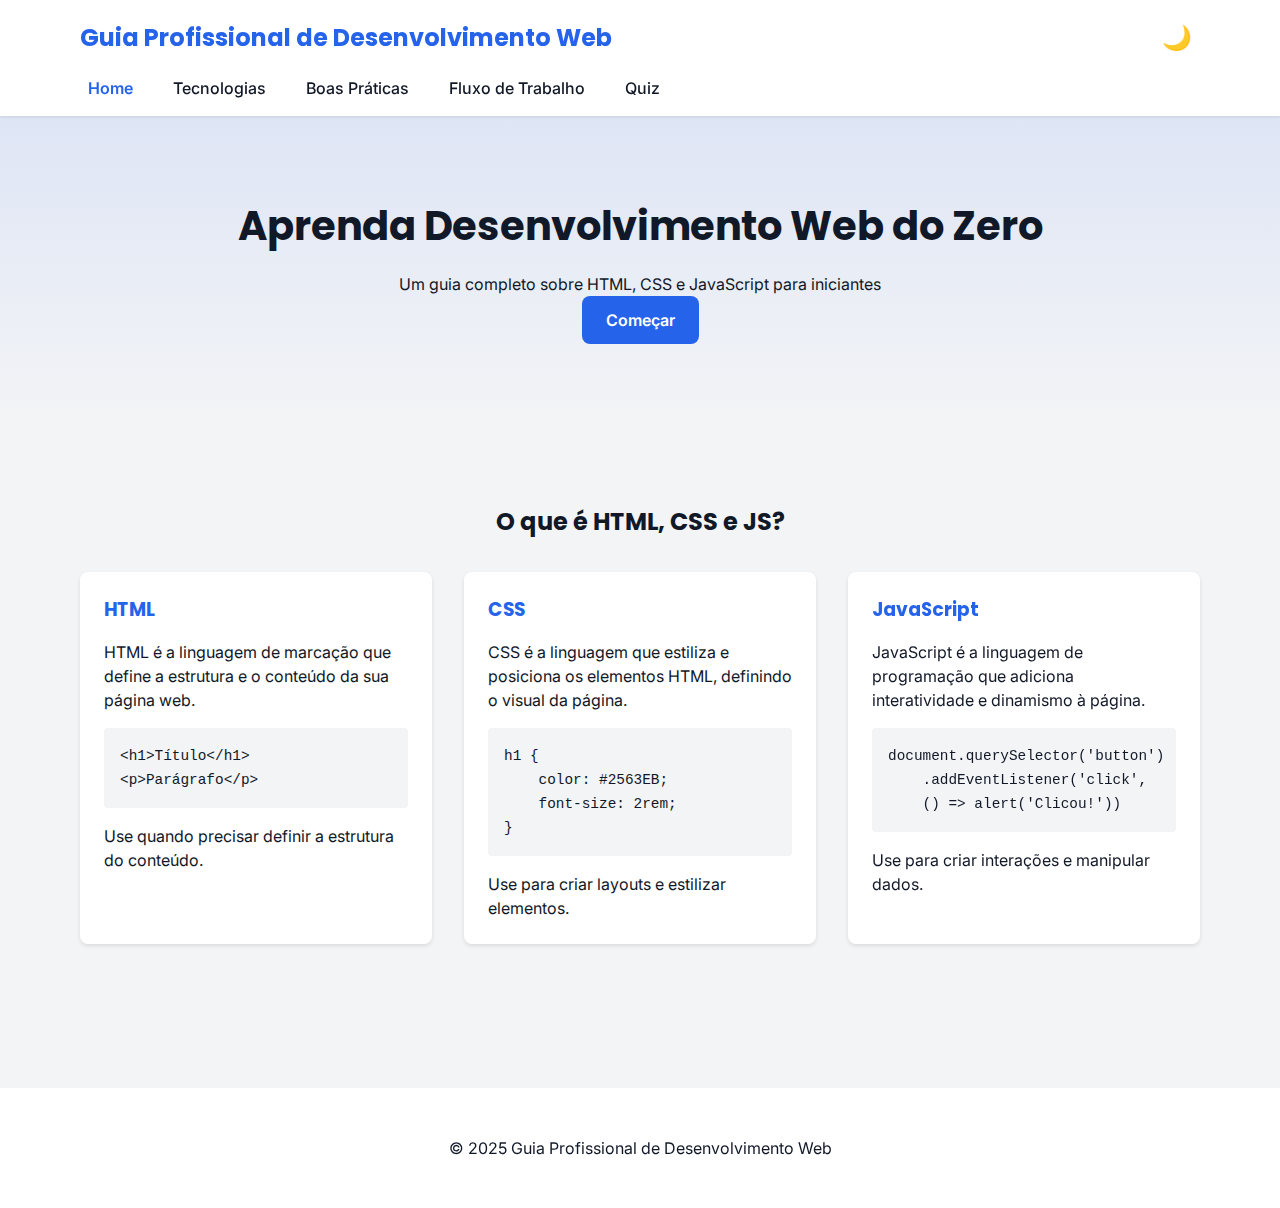
<file: index.html>
<!DOCTYPE html>
<html lang="pt-BR">
<head>
    <meta charset="UTF-8">
    <meta name="viewport" content="width=device-width, initial-scale=1.0">
    <title>Guia Profissional de Desenvolvimento Web</title>
    <link rel="stylesheet" href="css/styles.css">
    <link rel="preconnect" href="https://fonts.googleapis.com">
    <link rel="preconnect" href="https://fonts.gstatic.com" crossorigin>
    <link href="https://fonts.googleapis.com/css2?family=Inter:wght@400;500;600&family=Poppins:wght@500;600;700&display=swap" rel="stylesheet">
</head>
<body>
    <header class="header">
        <div class="container">
            <h1>Guia Profissional de Desenvolvimento Web</h1>
            <button class="theme-toggle" aria-label="Alternar tema">🌙</button>
            <nav>
                <ul>
                    <li><a href="index.html" aria-current="page">Home</a></li>
                    <li><a href="tecnologias.html">Tecnologias</a></li>
                    <li><a href="boas-praticas.html">Boas Práticas</a></li>
                    <li><a href="fluxo.html">Fluxo de Trabalho</a></li>
                    <li><a href="quiz.html">Quiz</a></li>
                </ul>
            </nav>
        </div>
    </header>

    <main>
        <section class="hero">
            <div class="container">
                <h2>Aprenda Desenvolvimento Web do Zero</h2>
                <p>Um guia completo sobre HTML, CSS e JavaScript para iniciantes</p>
                <a href="#tecnologias-base" class="btn-primary">Começar</a>
            </div>
        </section>

        <section id="tecnologias-base" class="tech-cards">
            <div class="container">
                <h2>O que é HTML, CSS e JS?</h2>
                <div class="cards">
                    <article class="card">
                        <h3>HTML</h3>
                        <p>HTML é a linguagem de marcação que define a estrutura e o conteúdo da sua página web.</p>
                        <pre><code>&lt;h1&gt;Título&lt;/h1&gt;
&lt;p&gt;Parágrafo&lt;/p&gt;</code></pre>
                        <p>Use quando precisar definir a estrutura do conteúdo.</p>
                    </article>

                    <article class="card">
                        <h3>CSS</h3>
                        <p>CSS é a linguagem que estiliza e posiciona os elementos HTML, definindo o visual da página.</p>
                        <pre><code>h1 {
    color: #2563EB;
    font-size: 2rem;
}</code></pre>
                        <p>Use para criar layouts e estilizar elementos.</p>
                    </article>

                    <article class="card">
                        <h3>JavaScript</h3>
                        <p>JavaScript é a linguagem de programação que adiciona interatividade e dinamismo à página.</p>
                        <pre><code>document.querySelector('button')
    .addEventListener('click', 
    () => alert('Clicou!'))</code></pre>
                        <p>Use para criar interações e manipular dados.</p>
                    </article>
                </div>
            </div>
        </section>
    </main>

    <footer>
        <div class="container">
            <p>&copy; 2025 Guia Profissional de Desenvolvimento Web</p>
        </div>
    </footer>

    <script type="module" src="js/app.js"></script>
</body>
</html>
</file>
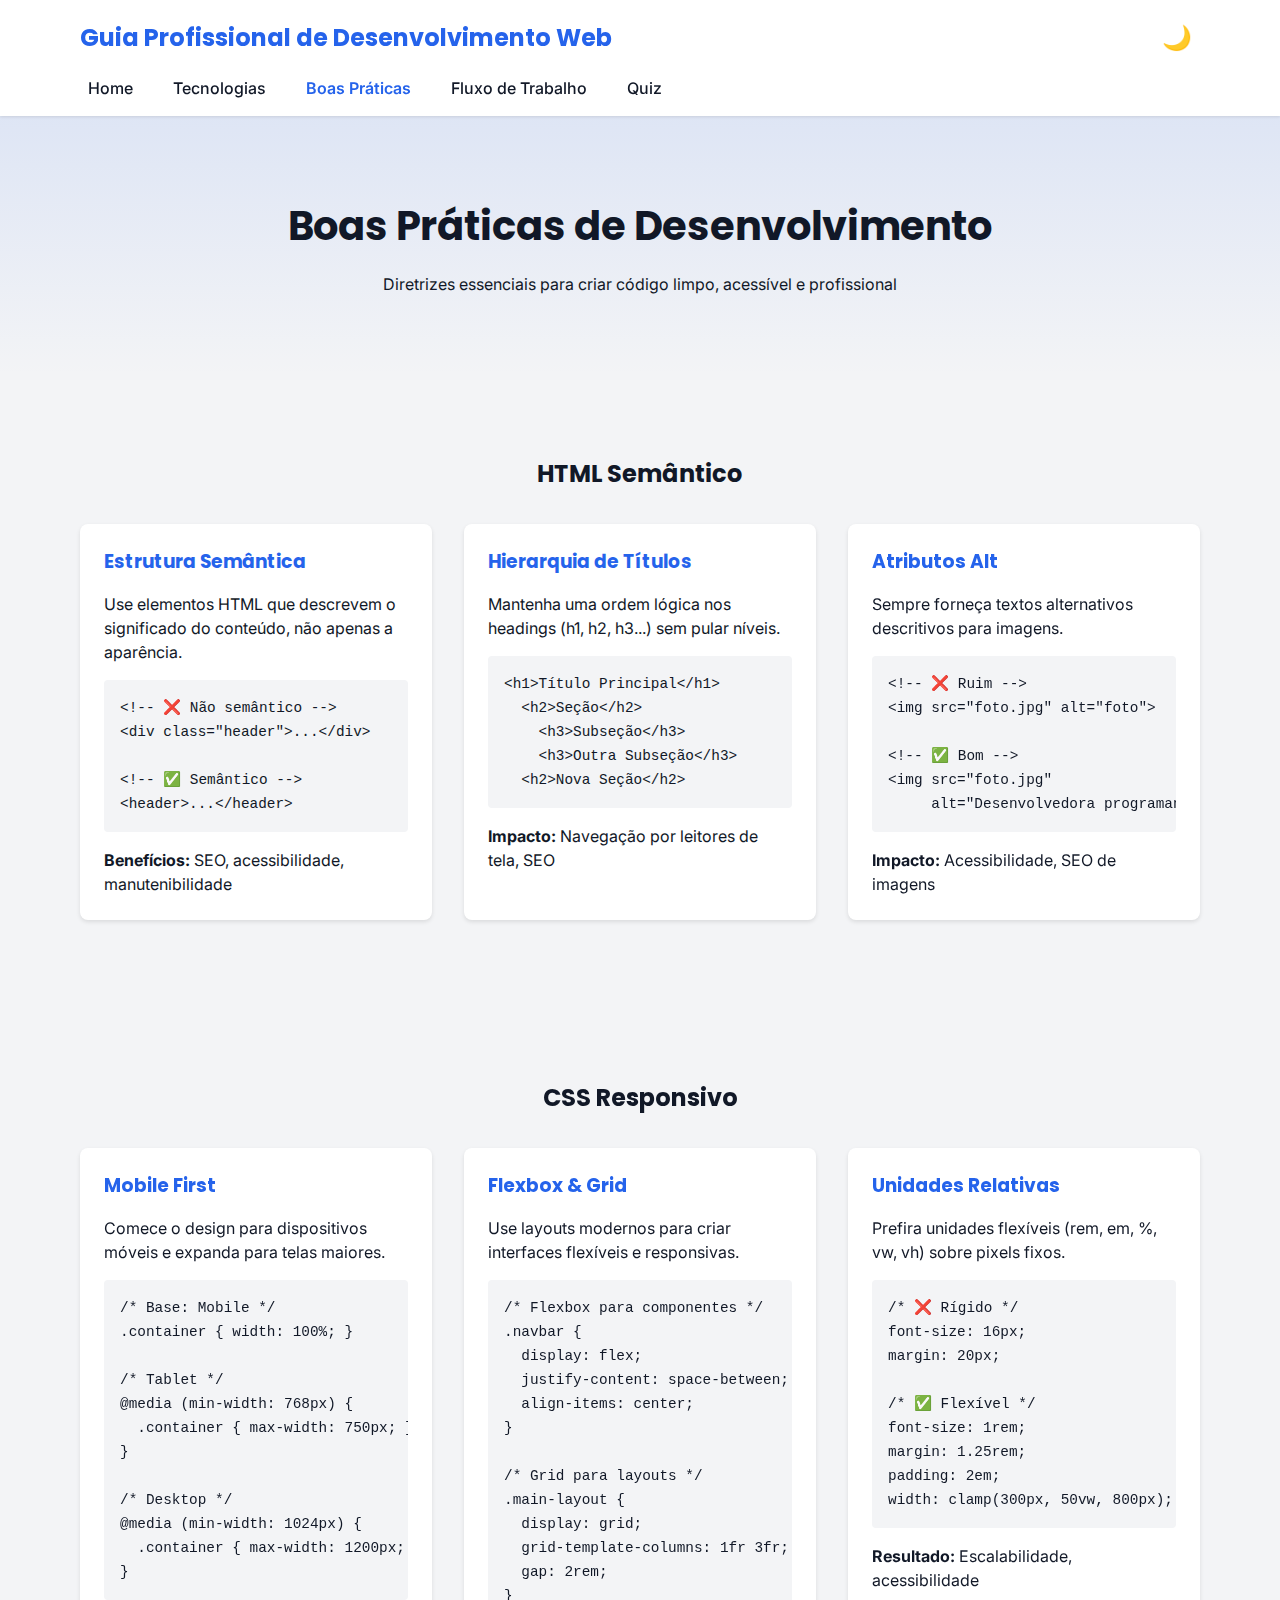
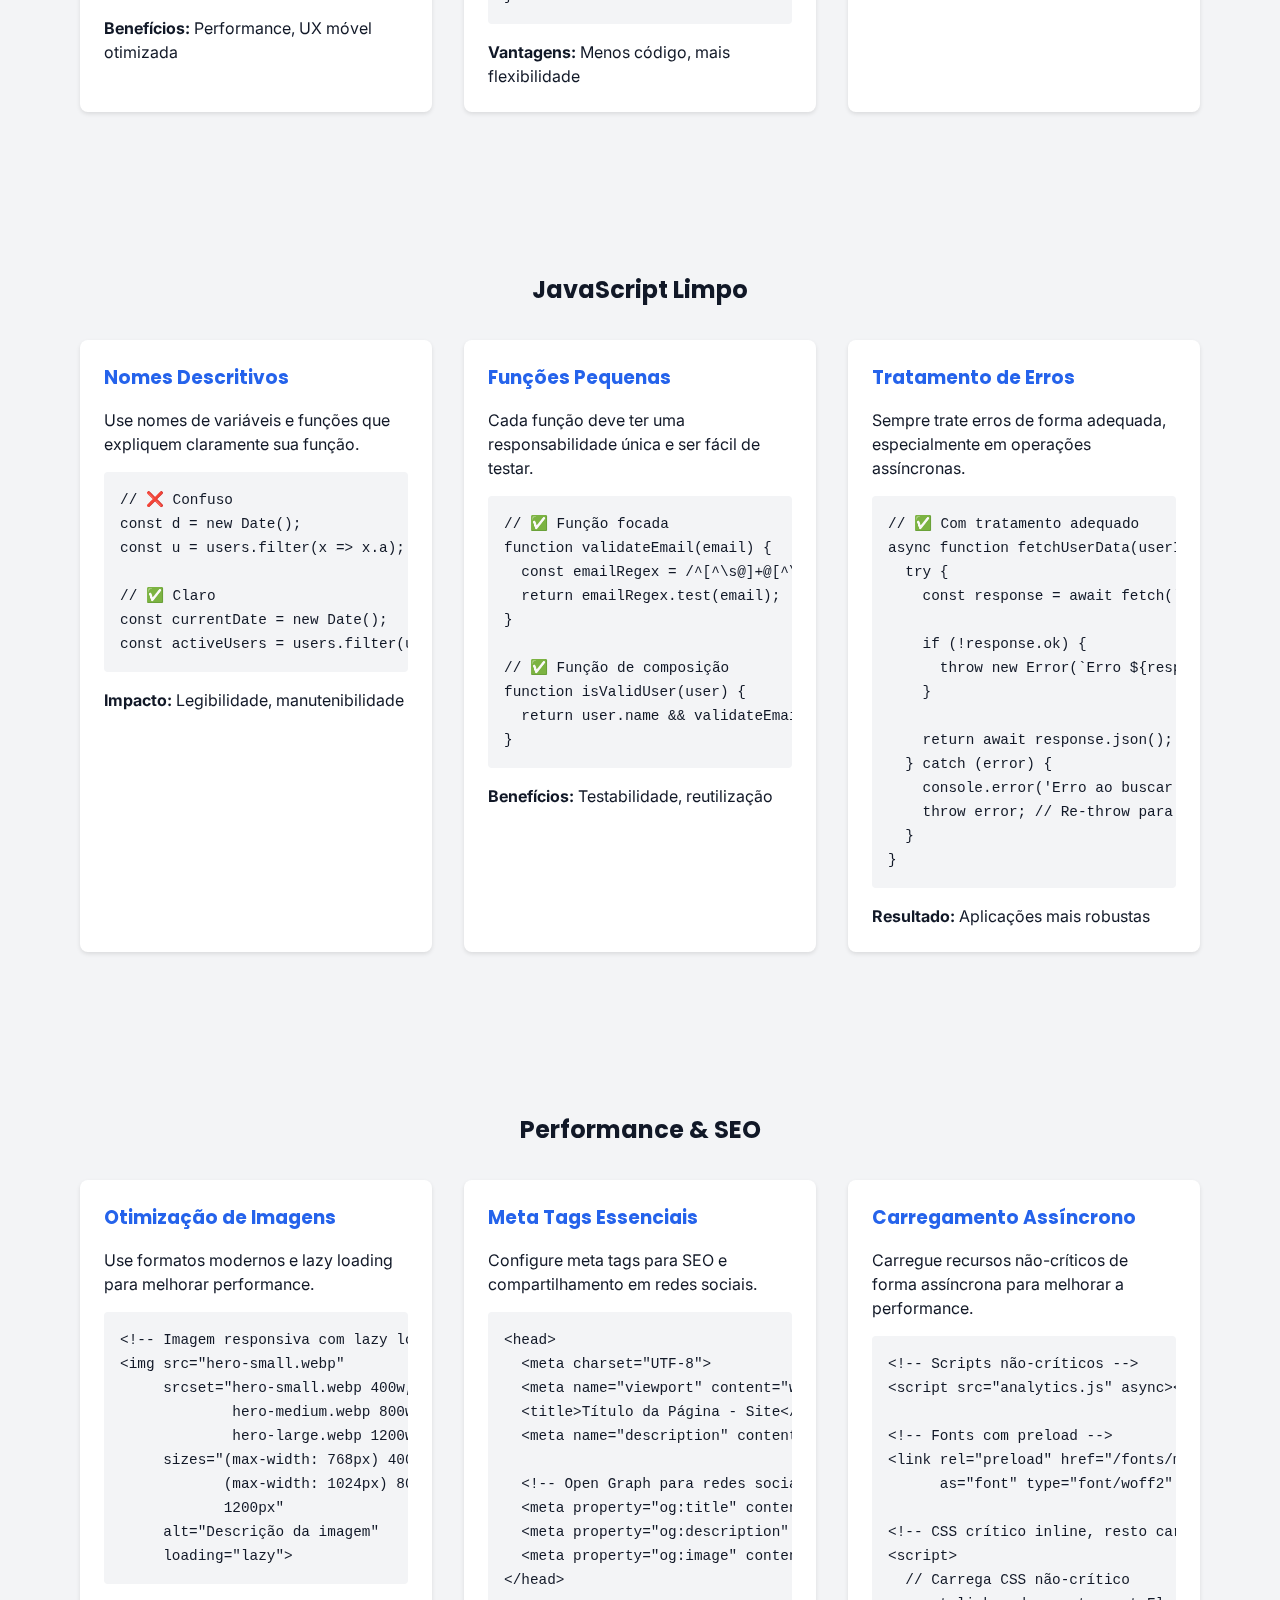
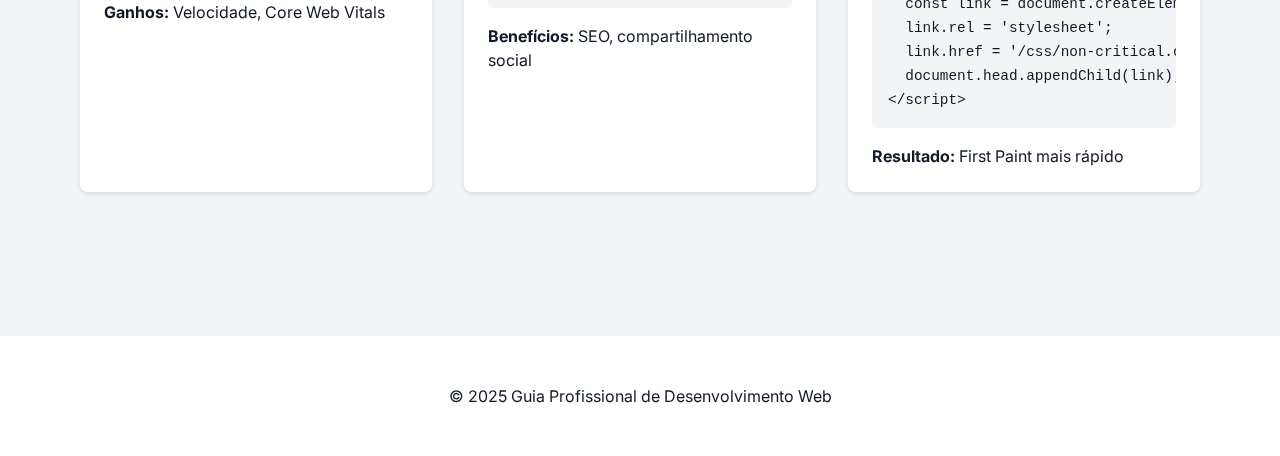
<file: boas-praticas.html>
<!DOCTYPE html>
<html lang="pt-BR">
<head>
    <meta charset="UTF-8">
    <meta name="viewport" content="width=device-width, initial-scale=1.0">
    <title>Boas Práticas – Guia Profissional de Desenvolvimento Web</title>
    <link rel="stylesheet" href="css/styles.css">
    <link rel="preconnect" href="https://fonts.googleapis.com">
    <link rel="preconnect" href="https://fonts.gstatic.com" crossorigin>
    <link href="https://fonts.googleapis.com/css2?family=Inter:wght@400;500;600&family=Poppins:wght@500;600;700&display=swap" rel="stylesheet">
</head>
<body>
    <header class="header">
        <div class="container">
            <h1>Guia Profissional de Desenvolvimento Web</h1>
            <button class="theme-toggle" aria-label="Alternar tema">🌙</button>
            <nav>
                <ul>
                    <li><a href="index.html">Home</a></li>
                    <li><a href="tecnologias.html">Tecnologias</a></li>
                    <li><a href="boas-praticas.html" aria-current="page">Boas Práticas</a></li>
                    <li><a href="fluxo.html">Fluxo de Trabalho</a></li>
                    <li><a href="quiz.html">Quiz</a></li>
                </ul>
            </nav>
        </div>
    </header>

    <main>
        <section class="hero">
            <div class="container">
                <h2>Boas Práticas de Desenvolvimento</h2>
                <p>Diretrizes essenciais para criar código limpo, acessível e profissional</p>
            </div>
        </section>

        <section class="tech-cards">
            <div class="container">
                <h2>HTML Semântico</h2>
                <div class="cards">
                    <article class="card">
                        <h3>Estrutura Semântica</h3>
                        <p>Use elementos HTML que descrevem o significado do conteúdo, não apenas a aparência.</p>
                        <pre><code>&lt;!-- ❌ Não semântico --&gt;
&lt;div class="header"&gt;...&lt;/div&gt;

&lt;!-- ✅ Semântico --&gt;
&lt;header&gt;...&lt;/header&gt;</code></pre>
                        <p><strong>Benefícios:</strong> SEO, acessibilidade, manutenibilidade</p>
                    </article>

                    <article class="card">
                        <h3>Hierarquia de Títulos</h3>
                        <p>Mantenha uma ordem lógica nos headings (h1, h2, h3...) sem pular níveis.</p>
                        <pre><code>&lt;h1&gt;Título Principal&lt;/h1&gt;
  &lt;h2&gt;Seção&lt;/h2&gt;
    &lt;h3&gt;Subseção&lt;/h3&gt;
    &lt;h3&gt;Outra Subseção&lt;/h3&gt;
  &lt;h2&gt;Nova Seção&lt;/h2&gt;</code></pre>
                        <p><strong>Impacto:</strong> Navegação por leitores de tela, SEO</p>
                    </article>

                    <article class="card">
                        <h3>Atributos Alt</h3>
                        <p>Sempre forneça textos alternativos descritivos para imagens.</p>
                        <pre><code>&lt;!-- ❌ Ruim --&gt;
&lt;img src="foto.jpg" alt="foto"&gt;

&lt;!-- ✅ Bom --&gt;
&lt;img src="foto.jpg" 
     alt="Desenvolvedora programando em um laptop"&gt;</code></pre>
                        <p><strong>Impacto:</strong> Acessibilidade, SEO de imagens</p>
                    </article>
                </div>
            </div>
        </section>

        <section class="tech-cards">
            <div class="container">
                <h2>CSS Responsivo</h2>
                <div class="cards">
                    <article class="card">
                        <h3>Mobile First</h3>
                        <p>Comece o design para dispositivos móveis e expanda para telas maiores.</p>
                        <pre><code>/* Base: Mobile */
.container { width: 100%; }

/* Tablet */
@media (min-width: 768px) {
  .container { max-width: 750px; }
}

/* Desktop */
@media (min-width: 1024px) {
  .container { max-width: 1200px; }
}</code></pre>
                        <p><strong>Benefícios:</strong> Performance, UX móvel otimizada</p>
                    </article>

                    <article class="card">
                        <h3>Flexbox & Grid</h3>
                        <p>Use layouts modernos para criar interfaces flexíveis e responsivas.</p>
                        <pre><code>/* Flexbox para componentes */
.navbar {
  display: flex;
  justify-content: space-between;
  align-items: center;
}

/* Grid para layouts */
.main-layout {
  display: grid;
  grid-template-columns: 1fr 3fr;
  gap: 2rem;
}</code></pre>
                        <p><strong>Vantagens:</strong> Menos código, mais flexibilidade</p>
                    </article>

                    <article class="card">
                        <h3>Unidades Relativas</h3>
                        <p>Prefira unidades flexíveis (rem, em, %, vw, vh) sobre pixels fixos.</p>
                        <pre><code>/* ❌ Rígido */
font-size: 16px;
margin: 20px;

/* ✅ Flexível */
font-size: 1rem;
margin: 1.25rem;
padding: 2em;
width: clamp(300px, 50vw, 800px);</code></pre>
                        <p><strong>Resultado:</strong> Escalabilidade, acessibilidade</p>
                    </article>
                </div>
            </div>
        </section>

        <section class="tech-cards">
            <div class="container">
                <h2>JavaScript Limpo</h2>
                <div class="cards">
                    <article class="card">
                        <h3>Nomes Descritivos</h3>
                        <p>Use nomes de variáveis e funções que expliquem claramente sua função.</p>
                        <pre><code>// ❌ Confuso
const d = new Date();
const u = users.filter(x => x.a);

// ✅ Claro
const currentDate = new Date();
const activeUsers = users.filter(user => user.isActive);</code></pre>
                        <p><strong>Impacto:</strong> Legibilidade, manutenibilidade</p>
                    </article>

                    <article class="card">
                        <h3>Funções Pequenas</h3>
                        <p>Cada função deve ter uma responsabilidade única e ser fácil de testar.</p>
                        <pre><code>// ✅ Função focada
function validateEmail(email) {
  const emailRegex = /^[^\s@]+@[^\s@]+\.[^\s@]+$/;
  return emailRegex.test(email);
}

// ✅ Função de composição
function isValidUser(user) {
  return user.name && validateEmail(user.email);
}</code></pre>
                        <p><strong>Benefícios:</strong> Testabilidade, reutilização</p>
                    </article>

                    <article class="card">
                        <h3>Tratamento de Erros</h3>
                        <p>Sempre trate erros de forma adequada, especialmente em operações assíncronas.</p>
                        <pre><code>// ✅ Com tratamento adequado
async function fetchUserData(userId) {
  try {
    const response = await fetch(`/api/users/${userId}`);
    
    if (!response.ok) {
      throw new Error(`Erro ${response.status}: ${response.statusText}`);
    }
    
    return await response.json();
  } catch (error) {
    console.error('Erro ao buscar usuário:', error);
    throw error; // Re-throw para o caller tratar
  }
}</code></pre>
                        <p><strong>Resultado:</strong> Aplicações mais robustas</p>
                    </article>
                </div>
            </div>
        </section>

        <section class="tech-cards">
            <div class="container">
                <h2>Performance & SEO</h2>
                <div class="cards">
                    <article class="card">
                        <h3>Otimização de Imagens</h3>
                        <p>Use formatos modernos e lazy loading para melhorar performance.</p>
                        <pre><code>&lt;!-- Imagem responsiva com lazy loading --&gt;
&lt;img src="hero-small.webp"
     srcset="hero-small.webp 400w,
             hero-medium.webp 800w,
             hero-large.webp 1200w"
     sizes="(max-width: 768px) 400px,
            (max-width: 1024px) 800px,
            1200px"
     alt="Descrição da imagem"
     loading="lazy"&gt;</code></pre>
                        <p><strong>Ganhos:</strong> Velocidade, Core Web Vitals</p>
                    </article>

                    <article class="card">
                        <h3>Meta Tags Essenciais</h3>
                        <p>Configure meta tags para SEO e compartilhamento em redes sociais.</p>
                        <pre><code>&lt;head&gt;
  &lt;meta charset="UTF-8"&gt;
  &lt;meta name="viewport" content="width=device-width, initial-scale=1.0"&gt;
  &lt;title&gt;Título da Página - Site&lt;/title&gt;
  &lt;meta name="description" content="Descrição concisa da página"&gt;
  
  &lt;!-- Open Graph para redes sociais --&gt;
  &lt;meta property="og:title" content="Título da Página"&gt;
  &lt;meta property="og:description" content="Descrição"&gt;
  &lt;meta property="og:image" content="/og-image.jpg"&gt;
&lt;/head&gt;</code></pre>
                        <p><strong>Benefícios:</strong> SEO, compartilhamento social</p>
                    </article>

                    <article class="card">
                        <h3>Carregamento Assíncrono</h3>
                        <p>Carregue recursos não-críticos de forma assíncrona para melhorar a performance.</p>
                        <pre><code>&lt;!-- Scripts não-críticos --&gt;
&lt;script src="analytics.js" async&gt;&lt;/script&gt;

&lt;!-- Fonts com preload --&gt;
&lt;link rel="preload" href="/fonts/main.woff2" 
      as="font" type="font/woff2" crossorigin&gt;

&lt;!-- CSS crítico inline, resto carregado depois --&gt;
&lt;script&gt;
  // Carrega CSS não-crítico
  const link = document.createElement('link');
  link.rel = 'stylesheet';
  link.href = '/css/non-critical.css';
  document.head.appendChild(link);
&lt;/script&gt;</code></pre>
                        <p><strong>Resultado:</strong> First Paint mais rápido</p>
                    </article>
                </div>
            </div>
        </section>
    </main>

    <footer>
        <div class="container">
            <p>&copy; 2025 Guia Profissional de Desenvolvimento Web</p>
        </div>
    </footer>

    <script type="module" src="js/app.js"></script>
</body>
</html>
</file>
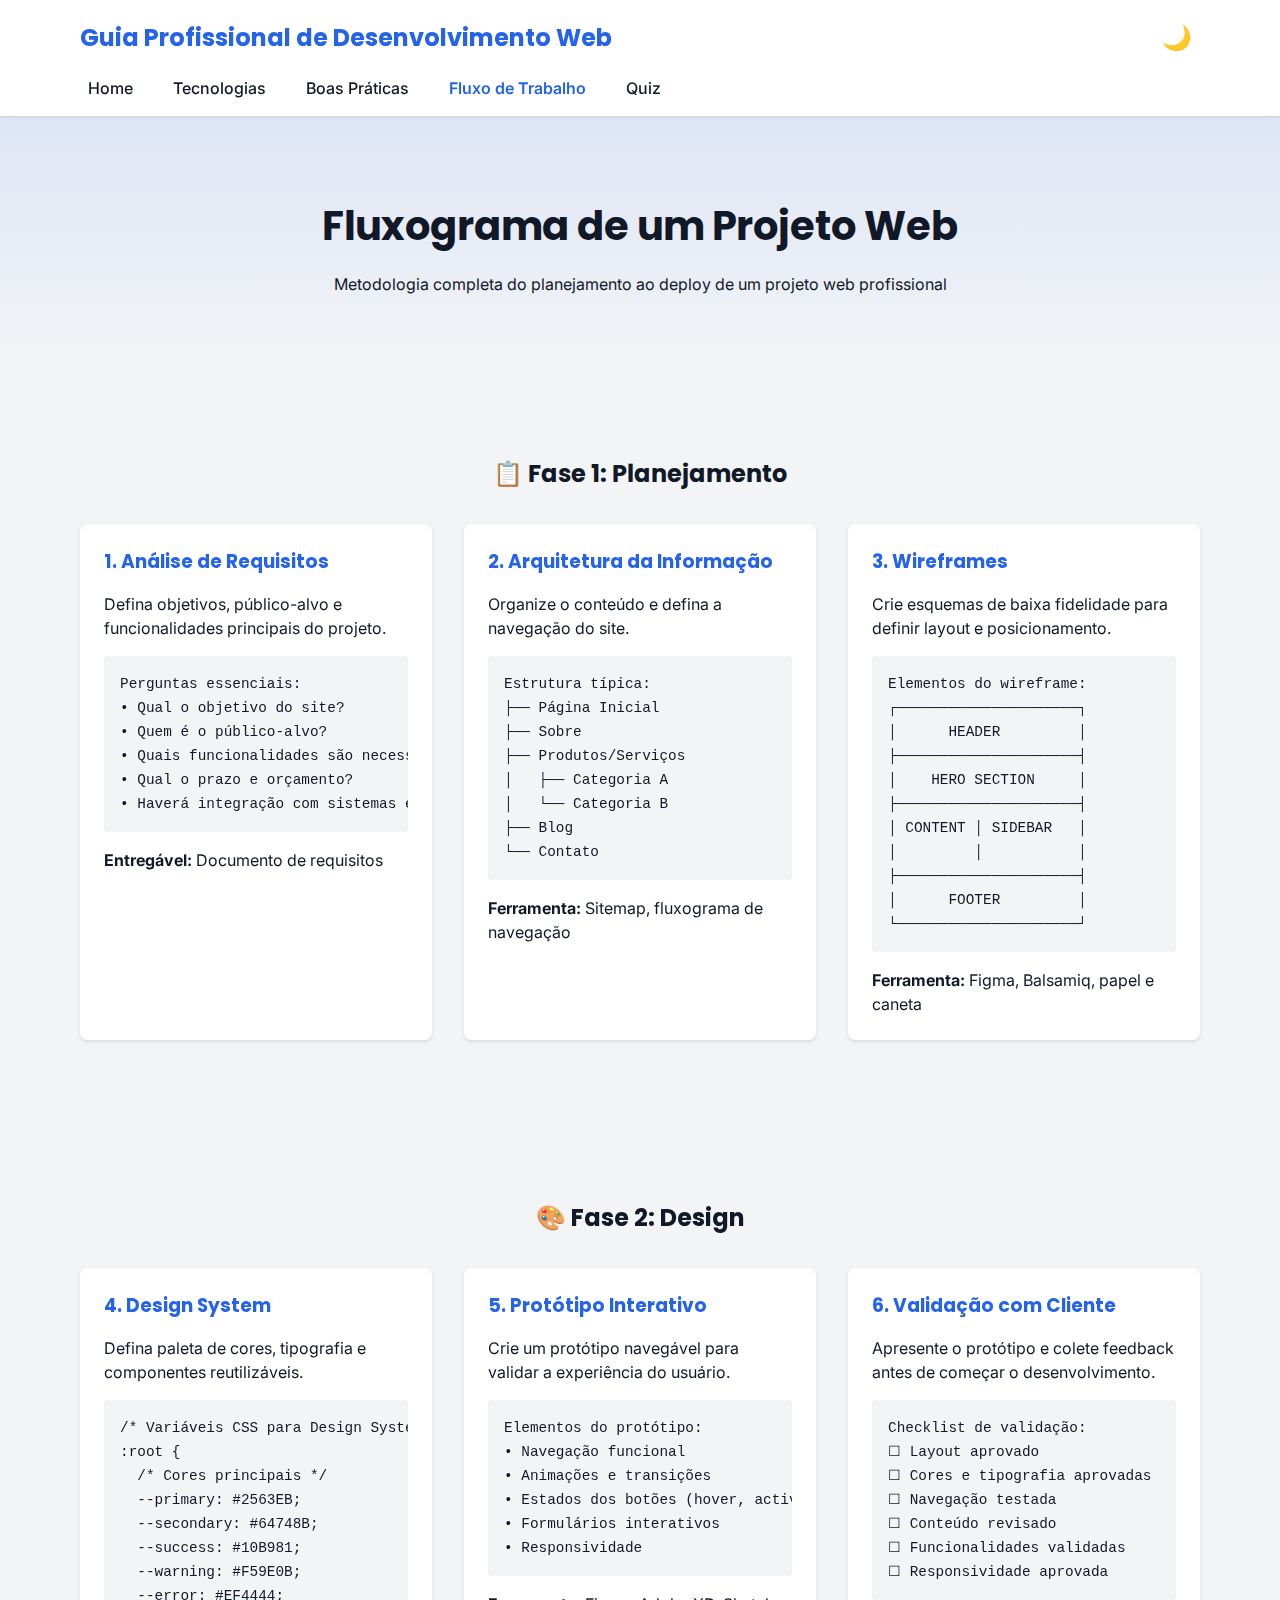
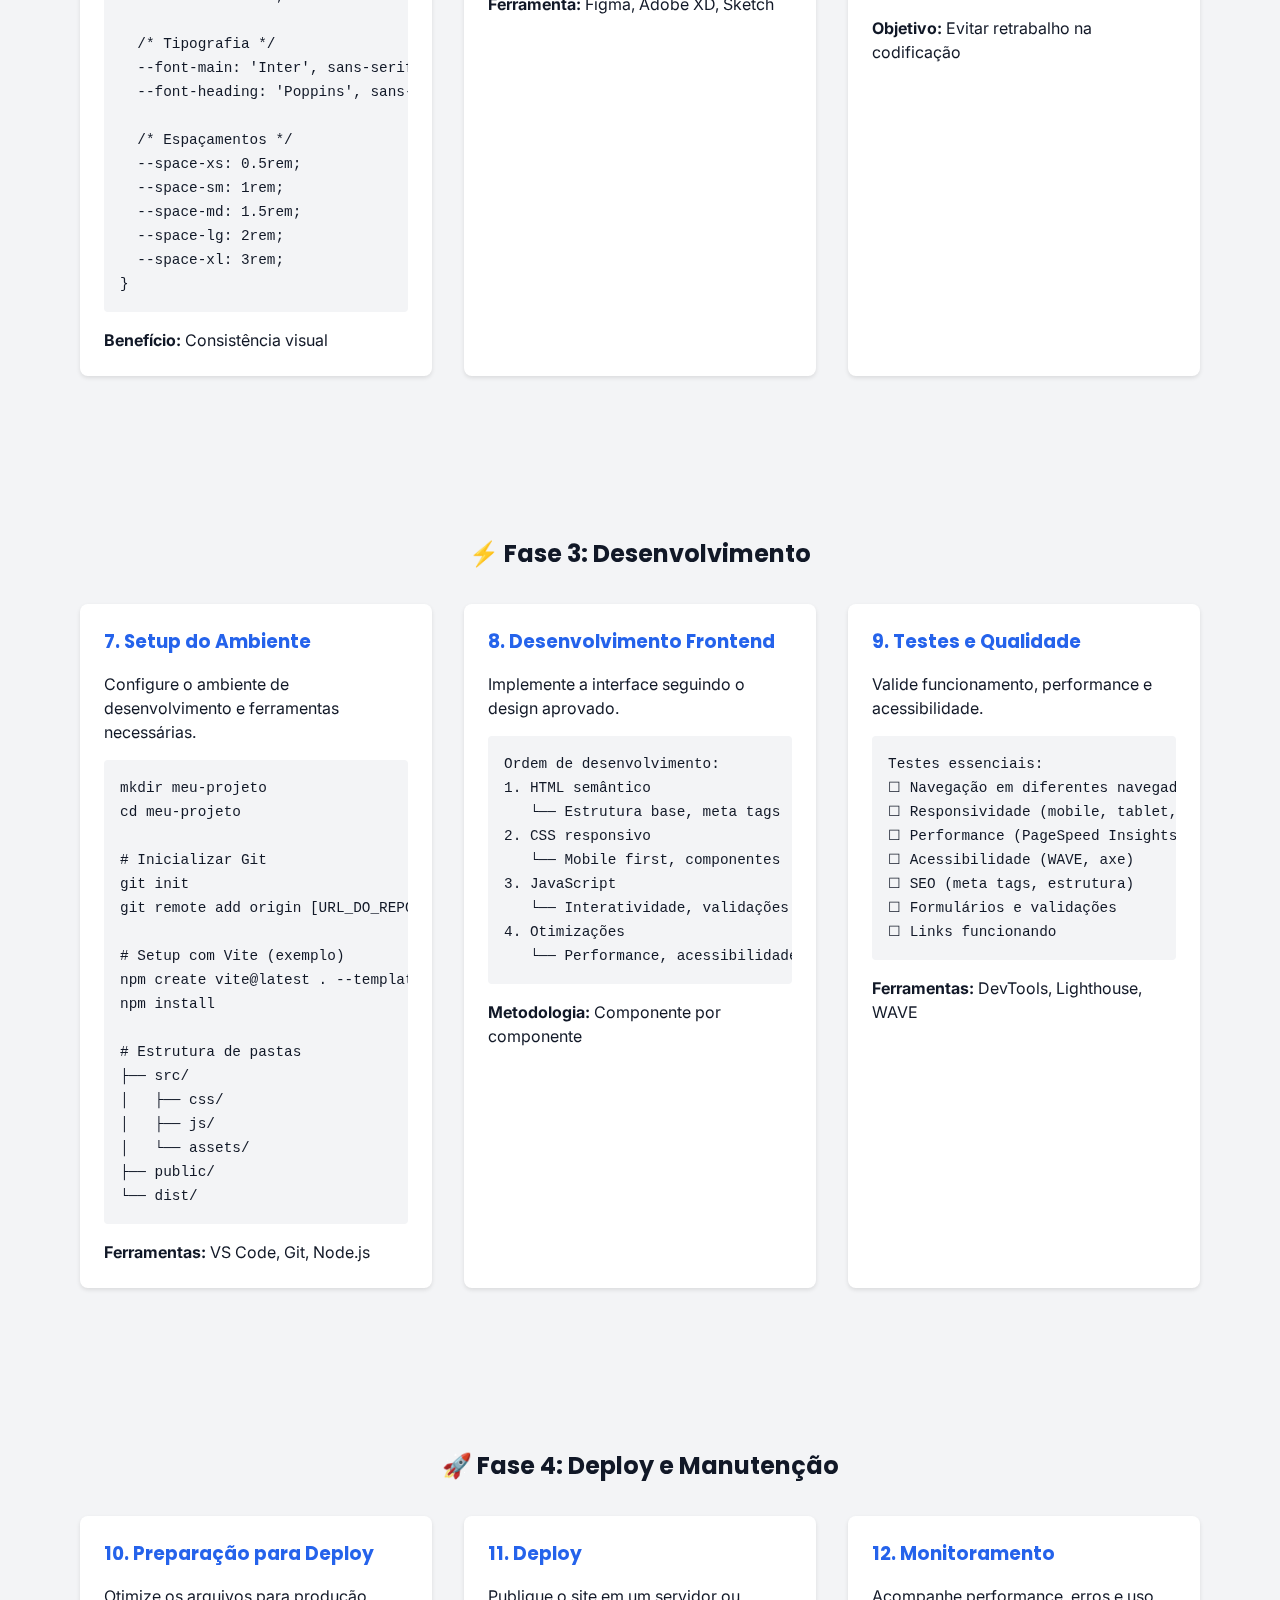
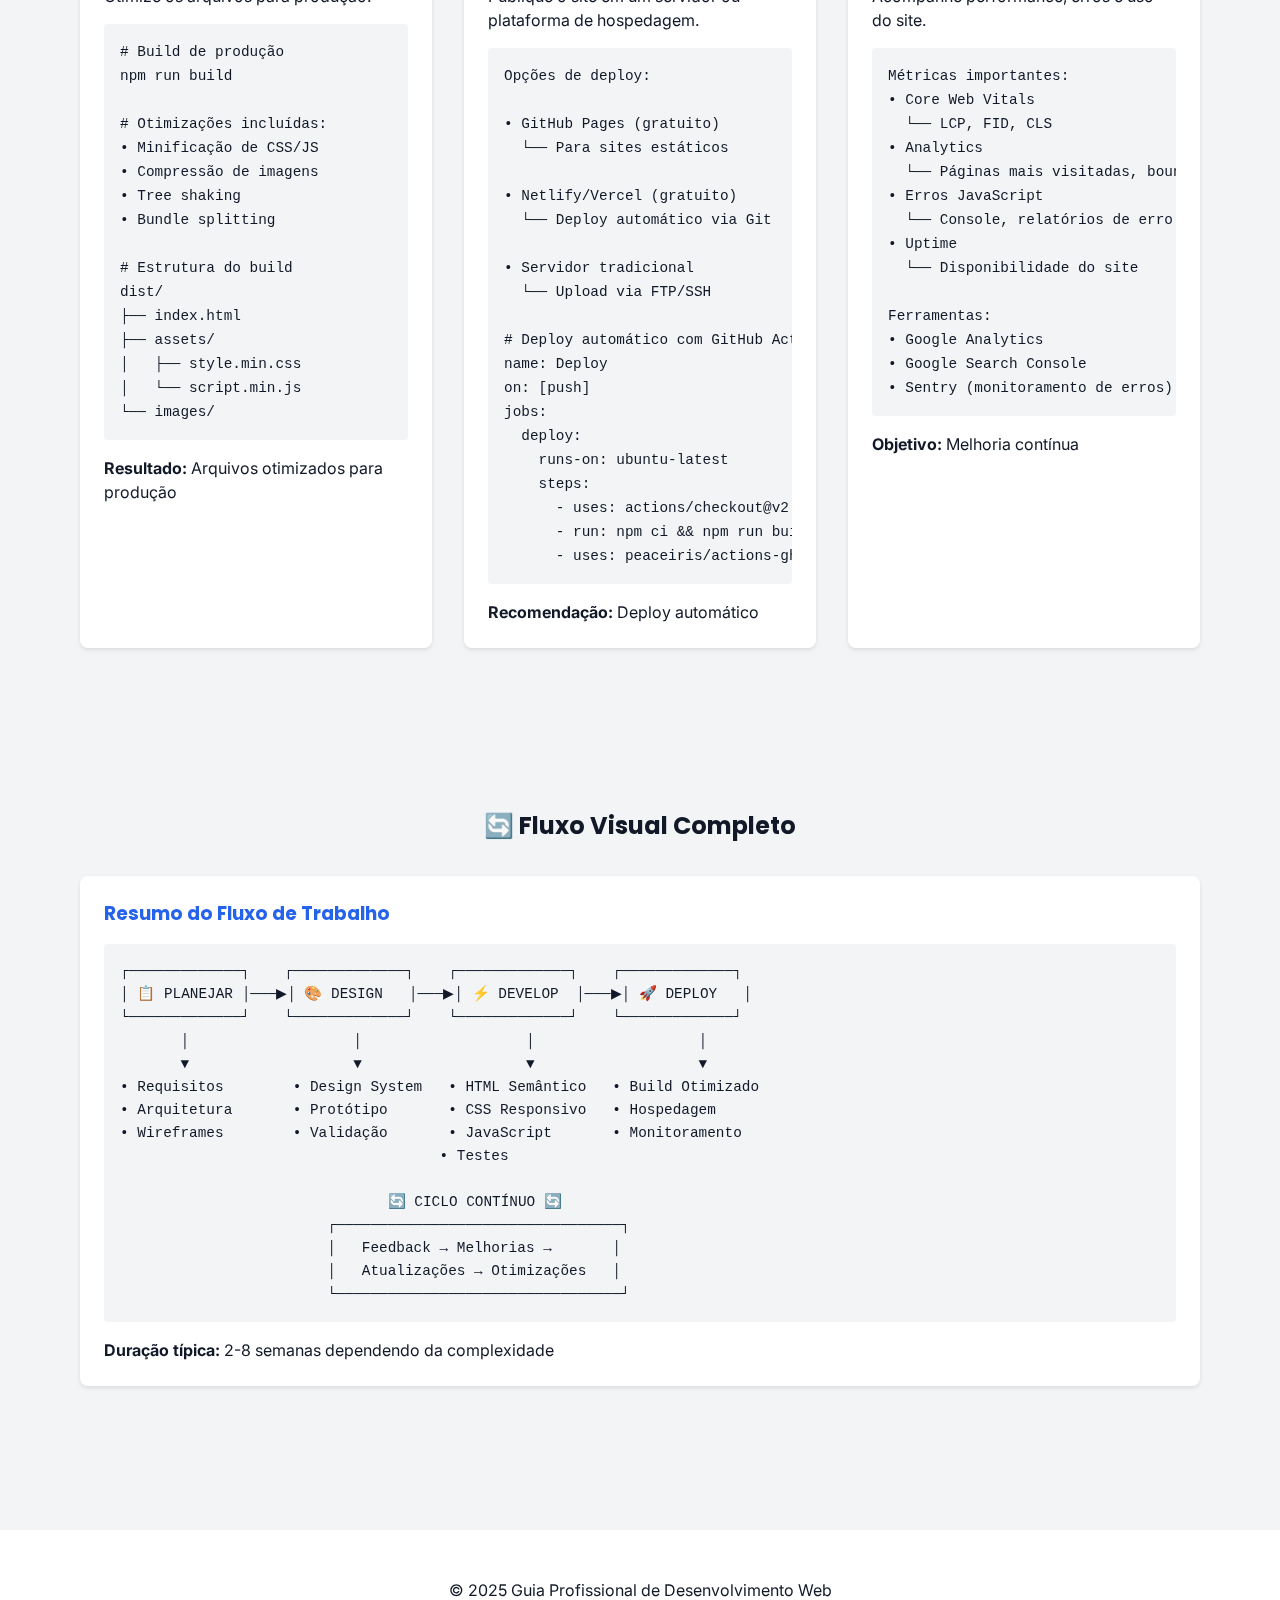
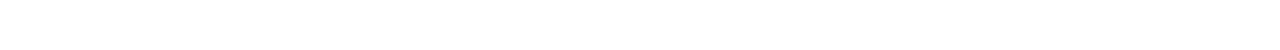
<file: fluxo.html>
<!DOCTYPE html>
<html lang="pt-BR">
<head>
    <meta charset="UTF-8">
    <meta name="viewport" content="width=device-width, initial-scale=1.0">
    <title>Fluxo – Guia Profissional de Desenvolvimento Web</title>
    <link rel="stylesheet" href="css/styles.css">
    <link rel="preconnect" href="https://fonts.googleapis.com">
    <link rel="preconnect" href="https://fonts.gstatic.com" crossorigin>
    <link href="https://fonts.googleapis.com/css2?family=Inter:wght@400;500;600&family=Poppins:wght@500;600;700&display=swap" rel="stylesheet">
</head>
<body>
    <header class="header">
        <div class="container">
            <h1>Guia Profissional de Desenvolvimento Web</h1>
            <button class="theme-toggle" aria-label="Alternar tema">🌙</button>
            <nav>
                <ul>
                    <li><a href="index.html">Home</a></li>
                    <li><a href="tecnologias.html">Tecnologias</a></li>
                    <li><a href="boas-praticas.html">Boas Práticas</a></li>
                    <li><a href="fluxo.html" aria-current="page">Fluxo de Trabalho</a></li>
                    <li><a href="quiz.html">Quiz</a></li>
                </ul>
            </nav>
        </div>
    </header>

    <main>
        <section class="hero">
            <div class="container">
                <h2>Fluxograma de um Projeto Web</h2>
                <p>Metodologia completa do planejamento ao deploy de um projeto web profissional</p>
            </div>
        </section>

        <section class="tech-cards">
            <div class="container">
                <h2>📋 Fase 1: Planejamento</h2>
                <div class="cards">
                    <article class="card">
                        <h3>1. Análise de Requisitos</h3>
                        <p>Defina objetivos, público-alvo e funcionalidades principais do projeto.</p>
                        <pre><code>Perguntas essenciais:
• Qual o objetivo do site?
• Quem é o público-alvo?
• Quais funcionalidades são necessárias?
• Qual o prazo e orçamento?
• Haverá integração com sistemas existentes?</code></pre>
                        <p><strong>Entregável:</strong> Documento de requisitos</p>
                    </article>

                    <article class="card">
                        <h3>2. Arquitetura da Informação</h3>
                        <p>Organize o conteúdo e defina a navegação do site.</p>
                        <pre><code>Estrutura típica:
├── Página Inicial
├── Sobre
├── Produtos/Serviços
│   ├── Categoria A
│   └── Categoria B
├── Blog
└── Contato</code></pre>
                        <p><strong>Ferramenta:</strong> Sitemap, fluxograma de navegação</p>
                    </article>

                    <article class="card">
                        <h3>3. Wireframes</h3>
                        <p>Crie esquemas de baixa fidelidade para definir layout e posicionamento.</p>
                        <pre><code>Elementos do wireframe:
┌─────────────────────┐
│      HEADER         │
├─────────────────────┤
│    HERO SECTION     │
├─────────────────────┤
│ CONTENT │ SIDEBAR   │
│         │           │
├─────────────────────┤
│      FOOTER         │
└─────────────────────┘</code></pre>
                        <p><strong>Ferramenta:</strong> Figma, Balsamiq, papel e caneta</p>
                    </article>
                </div>
            </div>
        </section>

        <section class="tech-cards">
            <div class="container">
                <h2>🎨 Fase 2: Design</h2>
                <div class="cards">
                    <article class="card">
                        <h3>4. Design System</h3>
                        <p>Defina paleta de cores, tipografia e componentes reutilizáveis.</p>
                        <pre><code>/* Variáveis CSS para Design System */
:root {
  /* Cores principais */
  --primary: #2563EB;
  --secondary: #64748B;
  --success: #10B981;
  --warning: #F59E0B;
  --error: #EF4444;
  
  /* Tipografia */
  --font-main: 'Inter', sans-serif;
  --font-heading: 'Poppins', sans-serif;
  
  /* Espaçamentos */
  --space-xs: 0.5rem;
  --space-sm: 1rem;
  --space-md: 1.5rem;
  --space-lg: 2rem;
  --space-xl: 3rem;
}</code></pre>
                        <p><strong>Benefício:</strong> Consistência visual</p>
                    </article>

                    <article class="card">
                        <h3>5. Protótipo Interativo</h3>
                        <p>Crie um protótipo navegável para validar a experiência do usuário.</p>
                        <pre><code>Elementos do protótipo:
• Navegação funcional
• Animações e transições
• Estados dos botões (hover, active)
• Formulários interativos
• Responsividade</code></pre>
                        <p><strong>Ferramenta:</strong> Figma, Adobe XD, Sketch</p>
                    </article>

                    <article class="card">
                        <h3>6. Validação com Cliente</h3>
                        <p>Apresente o protótipo e colete feedback antes de começar o desenvolvimento.</p>
                        <pre><code>Checklist de validação:
☐ Layout aprovado
☐ Cores e tipografia aprovadas
☐ Navegação testada
☐ Conteúdo revisado
☐ Funcionalidades validadas
☐ Responsividade aprovada</code></pre>
                        <p><strong>Objetivo:</strong> Evitar retrabalho na codificação</p>
                    </article>
                </div>
            </div>
        </section>

        <section class="tech-cards">
            <div class="container">
                <h2>⚡ Fase 3: Desenvolvimento</h2>
                <div class="cards">
                    <article class="card">
                        <h3>7. Setup do Ambiente</h3>
                        <p>Configure o ambiente de desenvolvimento e ferramentas necessárias.</p>
                        <pre><code>mkdir meu-projeto
cd meu-projeto

# Inicializar Git
git init
git remote add origin [URL_DO_REPO]

# Setup com Vite (exemplo)
npm create vite@latest . --template vanilla
npm install

# Estrutura de pastas
├── src/
│   ├── css/
│   ├── js/
│   └── assets/
├── public/
└── dist/</code></pre>
                        <p><strong>Ferramentas:</strong> VS Code, Git, Node.js</p>
                    </article>

                    <article class="card">
                        <h3>8. Desenvolvimento Frontend</h3>
                        <p>Implemente a interface seguindo o design aprovado.</p>
                        <pre><code>Ordem de desenvolvimento:
1. HTML semântico
   └── Estrutura base, meta tags
2. CSS responsivo
   └── Mobile first, componentes
3. JavaScript
   └── Interatividade, validações
4. Otimizações
   └── Performance, acessibilidade</code></pre>
                        <p><strong>Metodologia:</strong> Componente por componente</p>
                    </article>

                    <article class="card">
                        <h3>9. Testes e Qualidade</h3>
                        <p>Valide funcionamento, performance e acessibilidade.</p>
                        <pre><code>Testes essenciais:
☐ Navegação em diferentes navegadores
☐ Responsividade (mobile, tablet, desktop)
☐ Performance (PageSpeed Insights)
☐ Acessibilidade (WAVE, axe)
☐ SEO (meta tags, estrutura)
☐ Formulários e validações
☐ Links funcionando</code></pre>
                        <p><strong>Ferramentas:</strong> DevTools, Lighthouse, WAVE</p>
                    </article>
                </div>
            </div>
        </section>

        <section class="tech-cards">
            <div class="container">
                <h2>🚀 Fase 4: Deploy e Manutenção</h2>
                <div class="cards">
                    <article class="card">
                        <h3>10. Preparação para Deploy</h3>
                        <p>Otimize os arquivos para produção.</p>
                        <pre><code># Build de produção
npm run build

# Otimizações incluídas:
• Minificação de CSS/JS
• Compressão de imagens
• Tree shaking
• Bundle splitting

# Estrutura do build
dist/
├── index.html
├── assets/
│   ├── style.min.css
│   └── script.min.js
└── images/</code></pre>
                        <p><strong>Resultado:</strong> Arquivos otimizados para produção</p>
                    </article>

                    <article class="card">
                        <h3>11. Deploy</h3>
                        <p>Publique o site em um servidor ou plataforma de hospedagem.</p>
                        <pre><code>Opções de deploy:

• GitHub Pages (gratuito)
  └── Para sites estáticos

• Netlify/Vercel (gratuito)
  └── Deploy automático via Git

• Servidor tradicional
  └── Upload via FTP/SSH

# Deploy automático com GitHub Actions
name: Deploy
on: [push]
jobs:
  deploy:
    runs-on: ubuntu-latest
    steps:
      - uses: actions/checkout@v2
      - run: npm ci && npm run build
      - uses: peaceiris/actions-gh-pages@v3</code></pre>
                        <p><strong>Recomendação:</strong> Deploy automático</p>
                    </article>

                    <article class="card">
                        <h3>12. Monitoramento</h3>
                        <p>Acompanhe performance, erros e uso do site.</p>
                        <pre><code>Métricas importantes:
• Core Web Vitals
  └── LCP, FID, CLS
• Analytics
  └── Páginas mais visitadas, bounce rate
• Erros JavaScript
  └── Console, relatórios de erro
• Uptime
  └── Disponibilidade do site

Ferramentas:
• Google Analytics
• Google Search Console
• Sentry (monitoramento de erros)</code></pre>
                        <p><strong>Objetivo:</strong> Melhoria contínua</p>
                    </article>
                </div>
            </div>
        </section>

        <section class="tech-cards">
            <div class="container">
                <h2>🔄 Fluxo Visual Completo</h2>
                <div class="cards">
                    <article class="card" style="grid-column: 1 / -1;">
                        <h3>Resumo do Fluxo de Trabalho</h3>
                        <pre style="text-align: left; font-size: 0.9rem; line-height: 1.6;"><code>┌─────────────┐    ┌─────────────┐    ┌─────────────┐    ┌─────────────┐
│ 📋 PLANEJAR │───▶│ 🎨 DESIGN   │───▶│ ⚡ DEVELOP  │───▶│ 🚀 DEPLOY   │
└─────────────┘    └─────────────┘    └─────────────┘    └─────────────┘
       │                   │                   │                   │
       ▼                   ▼                   ▼                   ▼
• Requisitos        • Design System   • HTML Semântico   • Build Otimizado
• Arquitetura       • Protótipo       • CSS Responsivo   • Hospedagem
• Wireframes        • Validação       • JavaScript       • Monitoramento
                                     • Testes

                               🔄 CICLO CONTÍNUO 🔄
                        ┌─────────────────────────────────┐
                        │   Feedback → Melhorias →       │
                        │   Atualizações → Otimizações   │
                        └─────────────────────────────────┘</code></pre>
                        <p><strong>Duração típica:</strong> 2-8 semanas dependendo da complexidade</p>
                    </article>
                </div>
            </div>
        </section>
    </main>

    <footer>
        <div class="container">
            <p>&copy; 2025 Guia Profissional de Desenvolvimento Web</p>
        </div>
    </footer>

    <script type="module" src="js/app.js"></script>
</body>
</html>
</file>
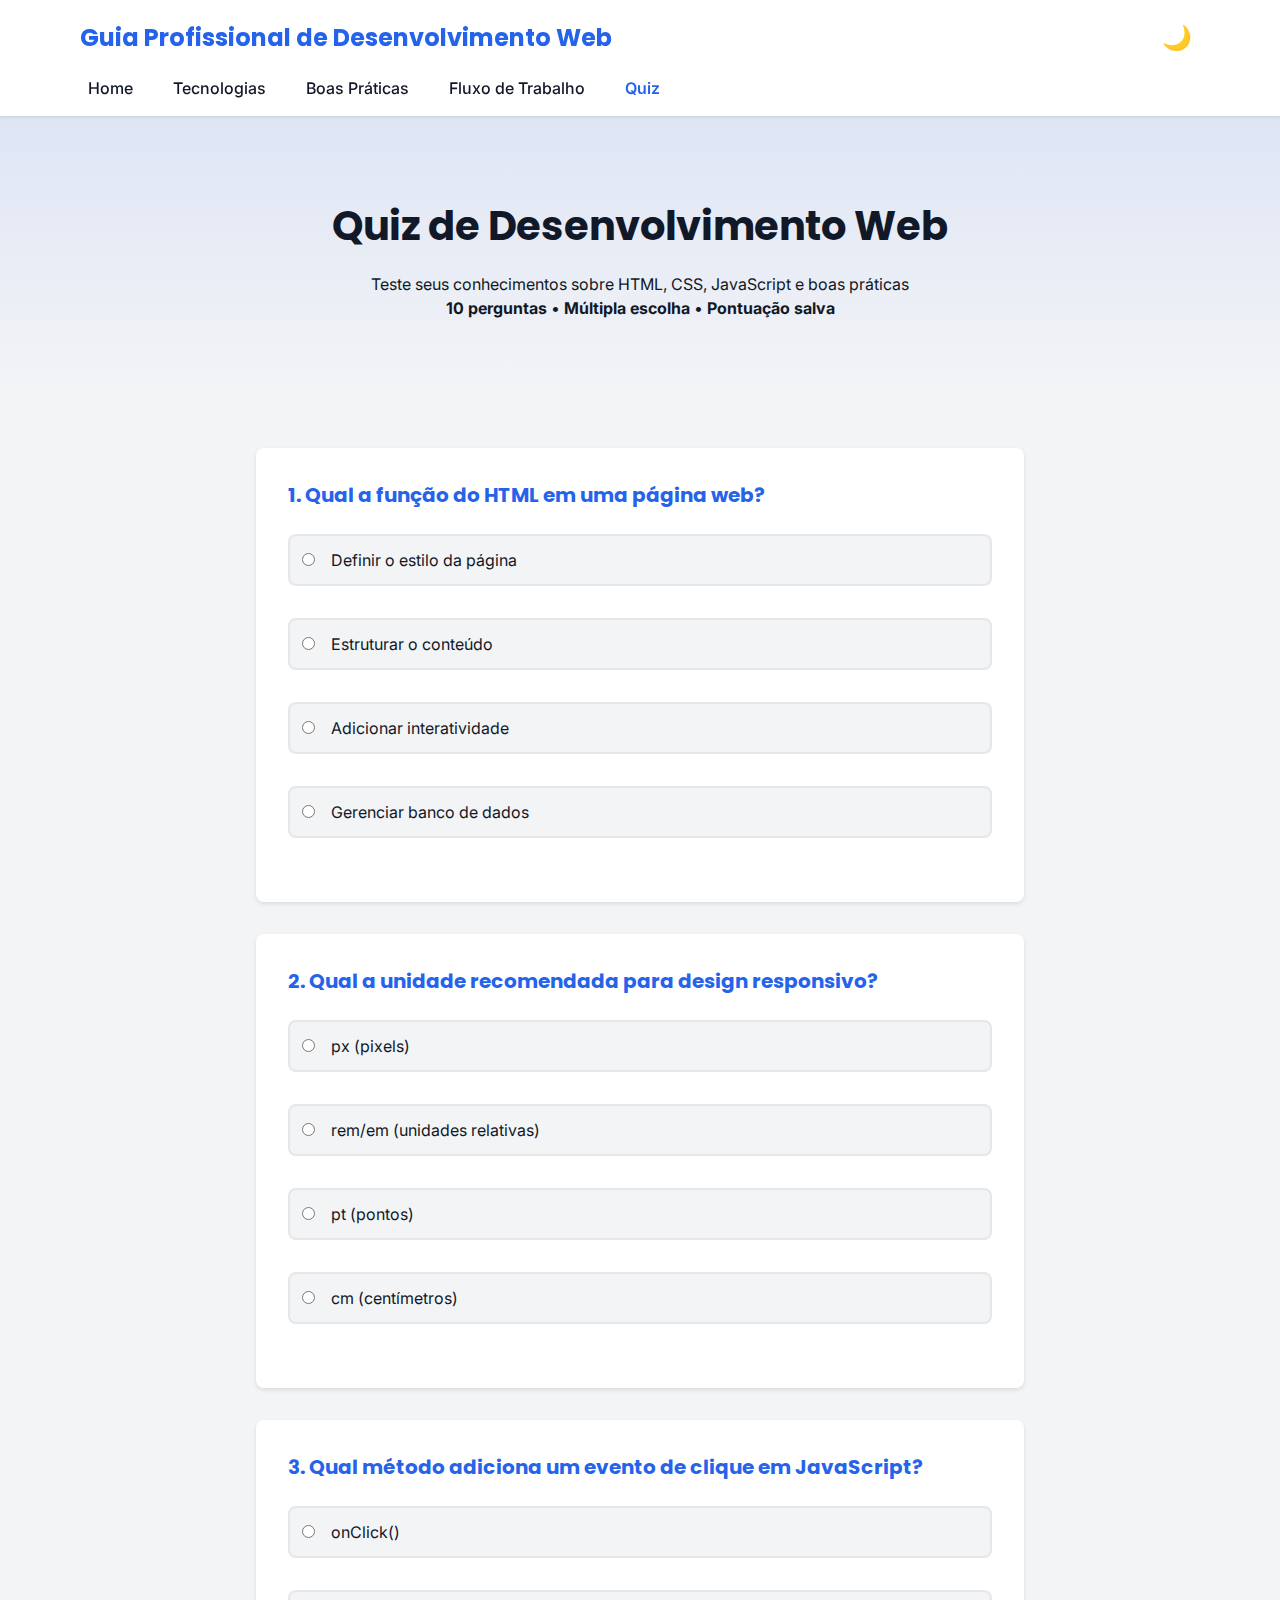
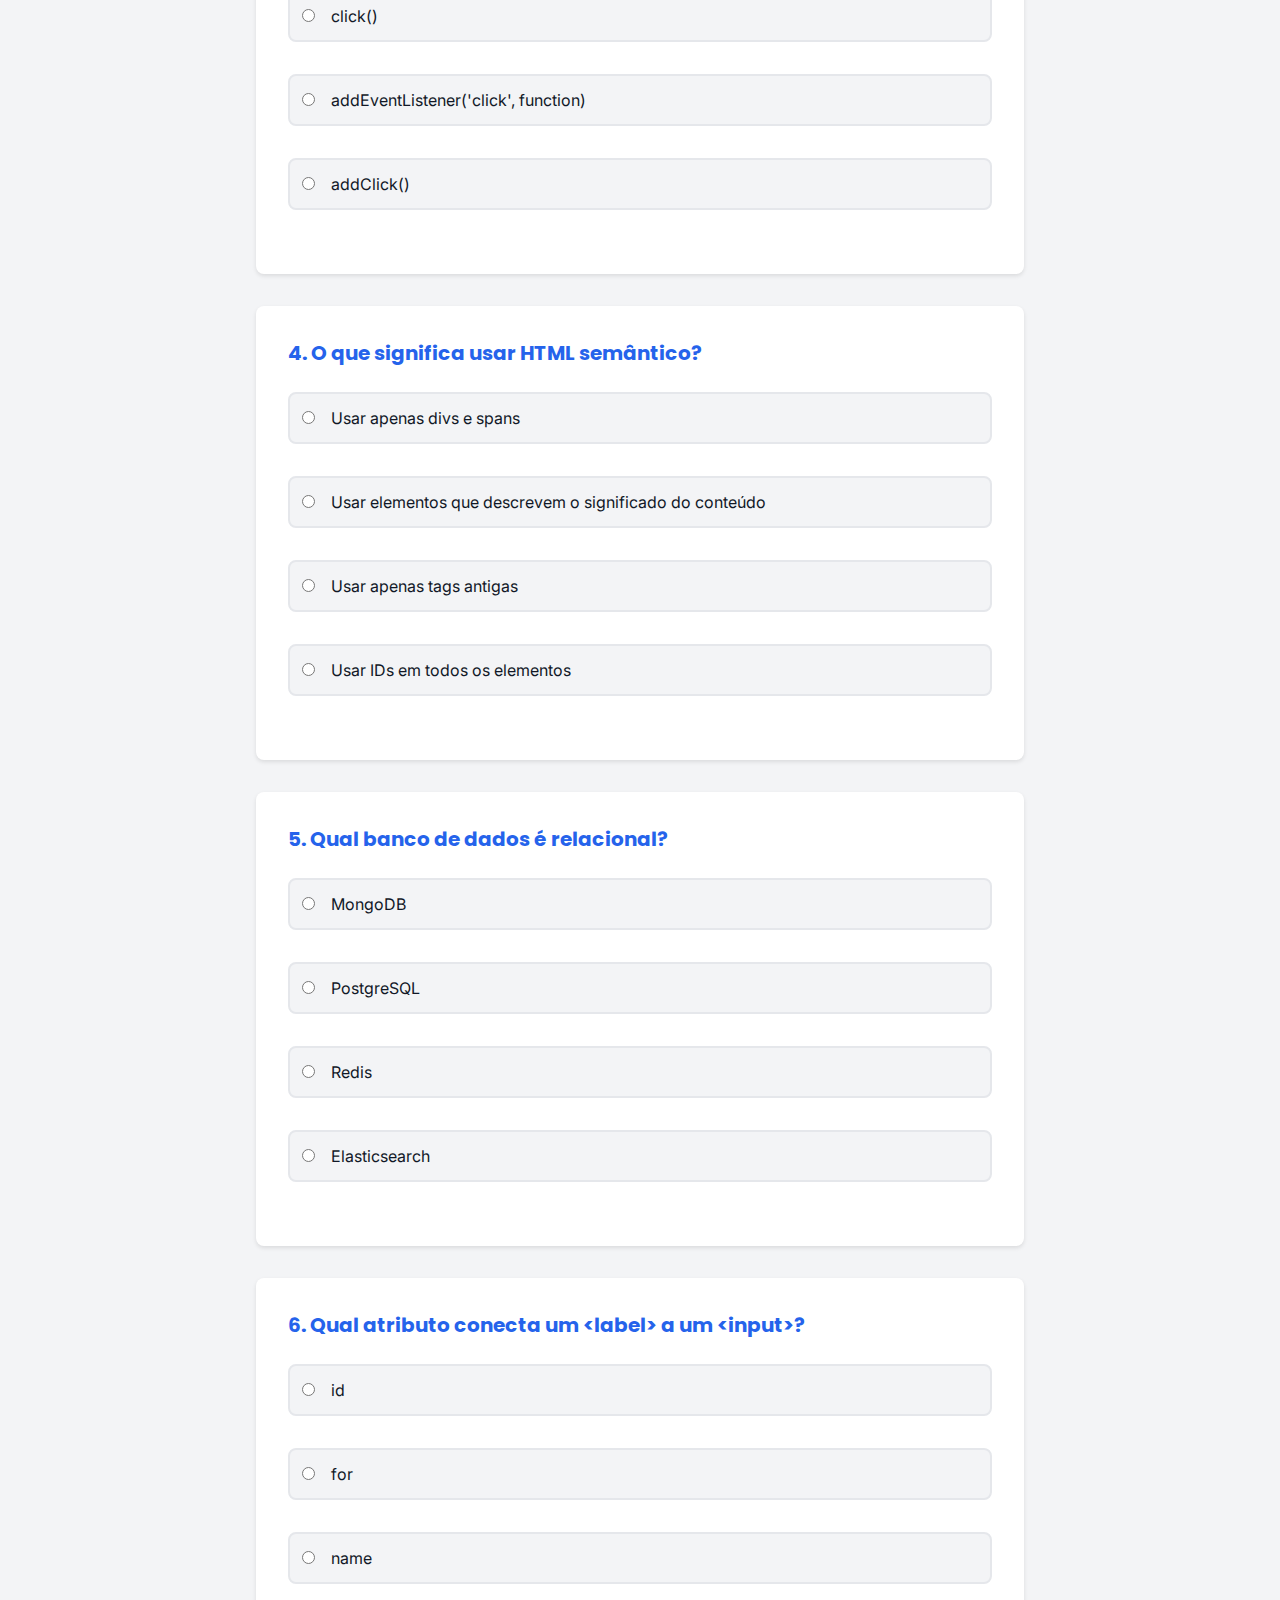
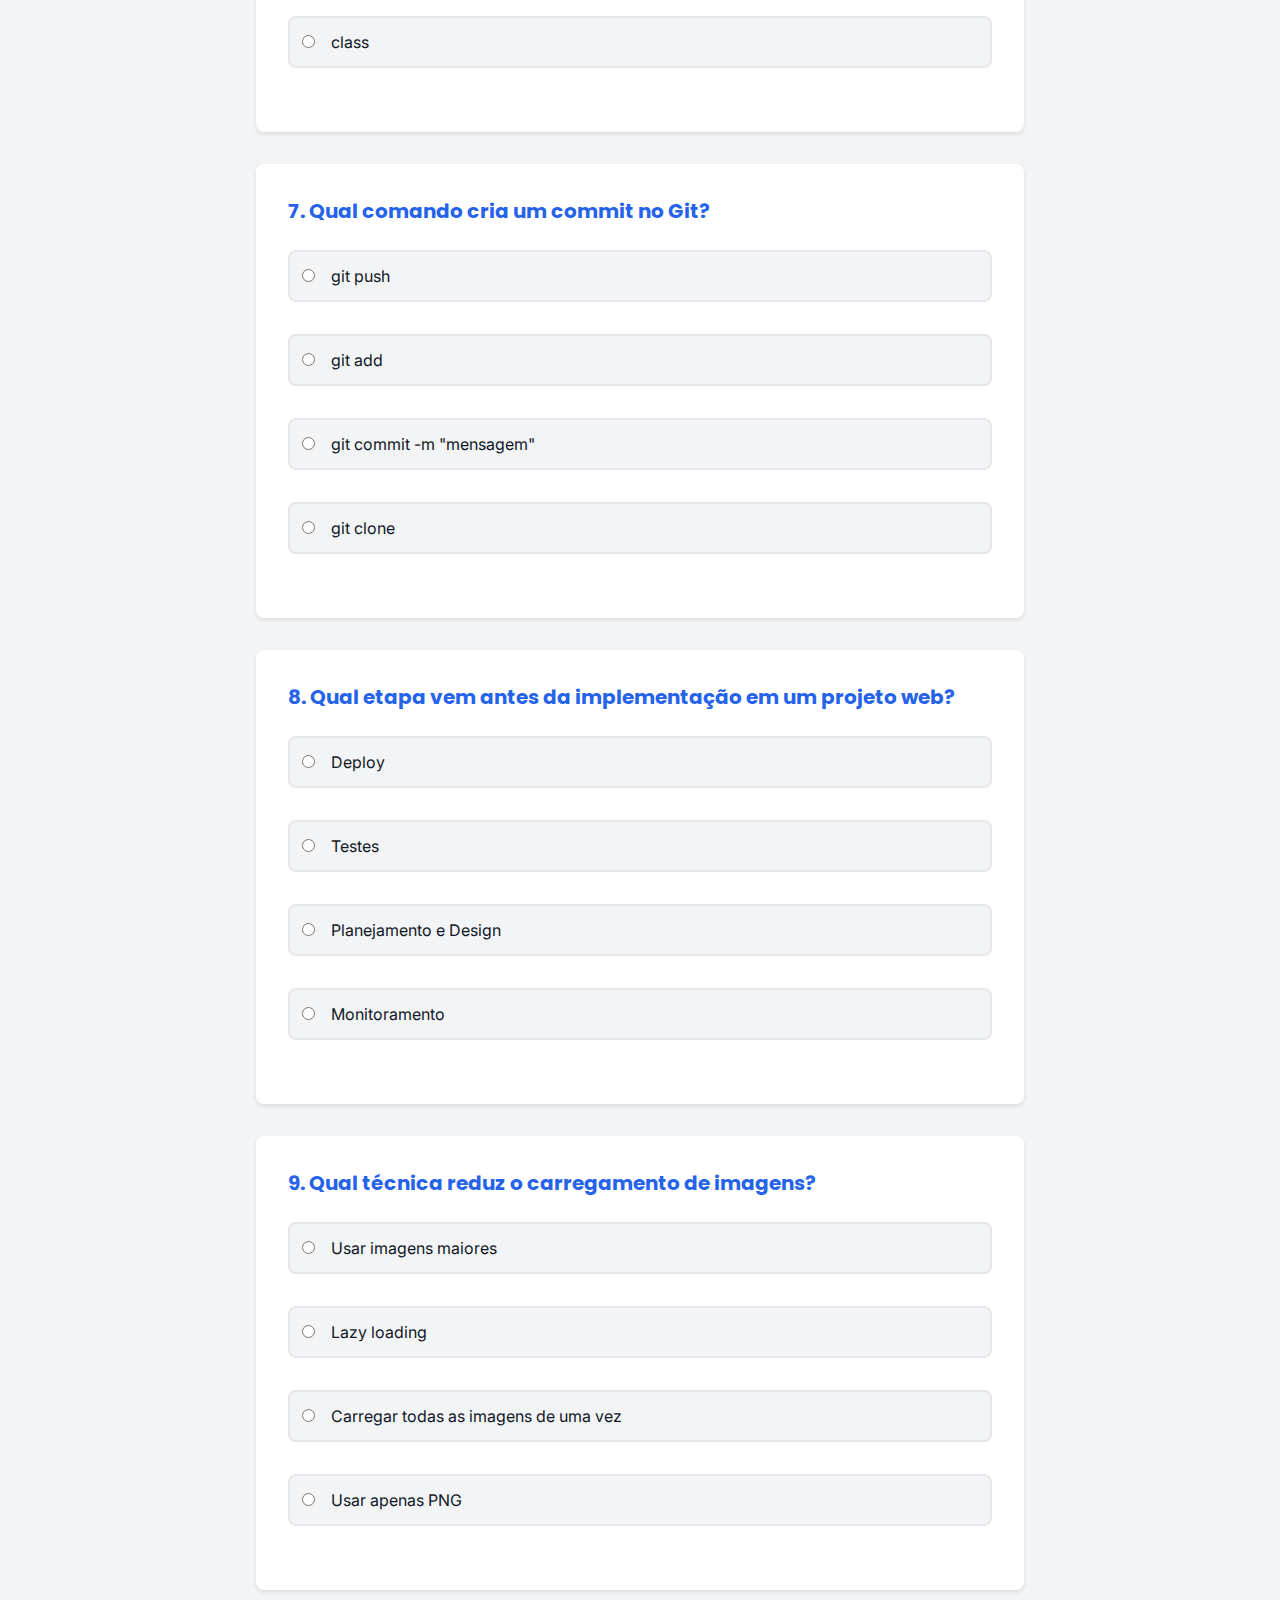
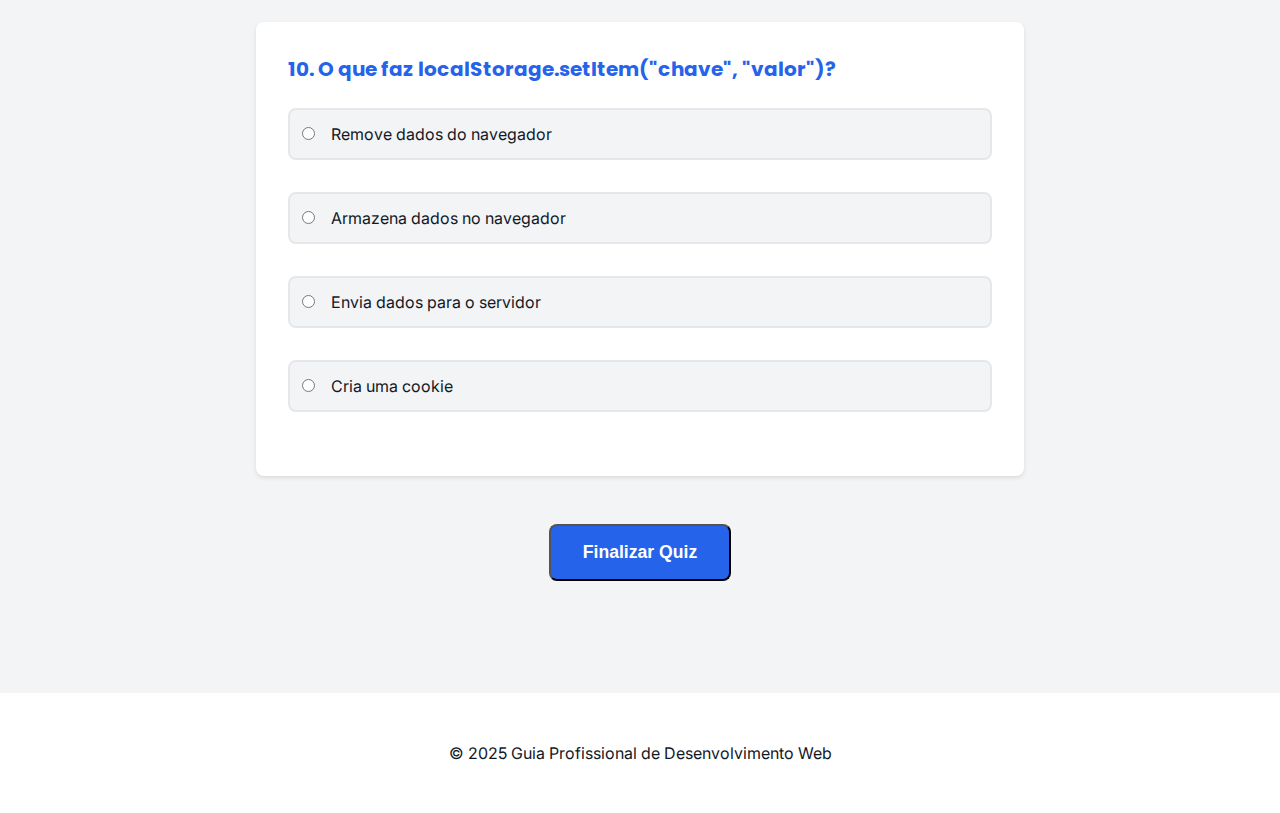
<file: quiz.html>
<!DOCTYPE html>
<html lang="pt-BR">
<head>
    <meta charset="UTF-8">
    <meta name="viewport" content="width=device-width, initial-scale=1.0">
    <title>Quiz – Guia Profissional de Desenvolvimento Web</title>
    <link rel="stylesheet" href="css/styles.css">
    <link rel="preconnect" href="https://fonts.googleapis.com">
    <link rel="preconnect" href="https://fonts.gstatic.com" crossorigin>
    <link href="https://fonts.googleapis.com/css2?family=Inter:wght@400;500;600&family=Poppins:wght@500;600;700&display=swap" rel="stylesheet">
</head>
<body>
    <header class="header">
        <div class="container">
            <h1>Guia Profissional de Desenvolvimento Web</h1>
            <button class="theme-toggle" aria-label="Alternar tema">🌙</button>
            <nav>
                <ul>
                    <li><a href="index.html">Home</a></li>
                    <li><a href="tecnologias.html">Tecnologias</a></li>
                    <li><a href="boas-praticas.html">Boas Práticas</a></li>
                    <li><a href="fluxo.html">Fluxo de Trabalho</a></li>
                    <li><a href="quiz.html" aria-current="page">Quiz</a></li>
                </ul>
            </nav>
        </div>
    </header>

    <main>
        <section class="hero">
            <div class="container">
                <h2>Quiz de Desenvolvimento Web</h2>
                <p>Teste seus conhecimentos sobre HTML, CSS, JavaScript e boas práticas</p>
                <div id="quiz-info">
                    <p><strong>10 perguntas</strong> • <strong>Múltipla escolha</strong> • <strong>Pontuação salva</strong></p>
                </div>
            </div>
        </section>

        <section class="container quiz">
            <form id="quiz-form">
                <article class="quiz-question">
                    <h3>1. Qual a função do HTML em uma página web?</h3>
                    <label><input type="radio" name="q1" value="a"> Definir o estilo da página</label><br>
                    <label><input type="radio" name="q1" value="b" data-correct="true"> Estruturar o conteúdo</label><br>
                    <label><input type="radio" name="q1" value="c"> Adicionar interatividade</label><br>
                    <label><input type="radio" name="q1" value="d"> Gerenciar banco de dados</label><br>
                </article>

                <article class="quiz-question">
                    <h3>2. Qual a unidade recomendada para design responsivo?</h3>
                    <label><input type="radio" name="q2" value="a"> px (pixels)</label><br>
                    <label><input type="radio" name="q2" value="b" data-correct="true"> rem/em (unidades relativas)</label><br>
                    <label><input type="radio" name="q2" value="c"> pt (pontos)</label><br>
                    <label><input type="radio" name="q2" value="d"> cm (centímetros)</label><br>
                </article>

                <article class="quiz-question">
                    <h3>3. Qual método adiciona um evento de clique em JavaScript?</h3>
                    <label><input type="radio" name="q3" value="a"> onClick()</label><br>
                    <label><input type="radio" name="q3" value="b"> click()</label><br>
                    <label><input type="radio" name="q3" value="c" data-correct="true"> addEventListener('click', function)</label><br>
                    <label><input type="radio" name="q3" value="d"> addClick()</label><br>
                </article>

                <article class="quiz-question">
                    <h3>4. O que significa usar HTML semântico?</h3>
                    <label><input type="radio" name="q4" value="a"> Usar apenas divs e spans</label><br>
                    <label><input type="radio" name="q4" value="b" data-correct="true"> Usar elementos que descrevem o significado do conteúdo</label><br>
                    <label><input type="radio" name="q4" value="c"> Usar apenas tags antigas</label><br>
                    <label><input type="radio" name="q4" value="d"> Usar IDs em todos os elementos</label><br>
                </article>

                <article class="quiz-question">
                    <h3>5. Qual banco de dados é relacional?</h3>
                    <label><input type="radio" name="q5" value="a"> MongoDB</label><br>
                    <label><input type="radio" name="q5" value="b" data-correct="true"> PostgreSQL</label><br>
                    <label><input type="radio" name="q5" value="c"> Redis</label><br>
                    <label><input type="radio" name="q5" value="d"> Elasticsearch</label><br>
                </article>

                <article class="quiz-question">
                    <h3>6. Qual atributo conecta um &lt;label&gt; a um &lt;input&gt;?</h3>
                    <label><input type="radio" name="q6" value="a"> id</label><br>
                    <label><input type="radio" name="q6" value="b" data-correct="true"> for</label><br>
                    <label><input type="radio" name="q6" value="c"> name</label><br>
                    <label><input type="radio" name="q6" value="d"> class</label><br>
                </article>

                <article class="quiz-question">
                    <h3>7. Qual comando cria um commit no Git?</h3>
                    <label><input type="radio" name="q7" value="a"> git push</label><br>
                    <label><input type="radio" name="q7" value="b"> git add</label><br>
                    <label><input type="radio" name="q7" value="c" data-correct="true"> git commit -m "mensagem"</label><br>
                    <label><input type="radio" name="q7" value="d"> git clone</label><br>
                </article>

                <article class="quiz-question">
                    <h3>8. Qual etapa vem antes da implementação em um projeto web?</h3>
                    <label><input type="radio" name="q8" value="a"> Deploy</label><br>
                    <label><input type="radio" name="q8" value="b"> Testes</label><br>
                    <label><input type="radio" name="q8" value="c" data-correct="true"> Planejamento e Design</label><br>
                    <label><input type="radio" name="q8" value="d"> Monitoramento</label><br>
                </article>

                <article class="quiz-question">
                    <h3>9. Qual técnica reduz o carregamento de imagens?</h3>
                    <label><input type="radio" name="q9" value="a"> Usar imagens maiores</label><br>
                    <label><input type="radio" name="q9" value="b" data-correct="true"> Lazy loading</label><br>
                    <label><input type="radio" name="q9" value="c"> Carregar todas as imagens de uma vez</label><br>
                    <label><input type="radio" name="q9" value="d"> Usar apenas PNG</label><br>
                </article>

                <article class="quiz-question">
                    <h3>10. O que faz localStorage.setItem("chave", "valor")?</h3>
                    <label><input type="radio" name="q10" value="a"> Remove dados do navegador</label><br>
                    <label><input type="radio" name="q10" value="b" data-correct="true"> Armazena dados no navegador</label><br>
                    <label><input type="radio" name="q10" value="c"> Envia dados para o servidor</label><br>
                    <label><input type="radio" name="q10" value="d"> Cria uma cookie</label><br>
                </article>

                <button type="submit" class="btn-primary">Finalizar Quiz</button>
            </form>

            <div id="quiz-result" class="quiz-result" style="display: none;"></div>
        </section>
    </main>
    </main>

    <footer>
        <div class="container">
            <p>&copy; 2025 Guia Profissional de Desenvolvimento Web</p>
        </div>
    </footer>

    <script type="module" src="js/app.js"></script>
</body>
</html>
</file>
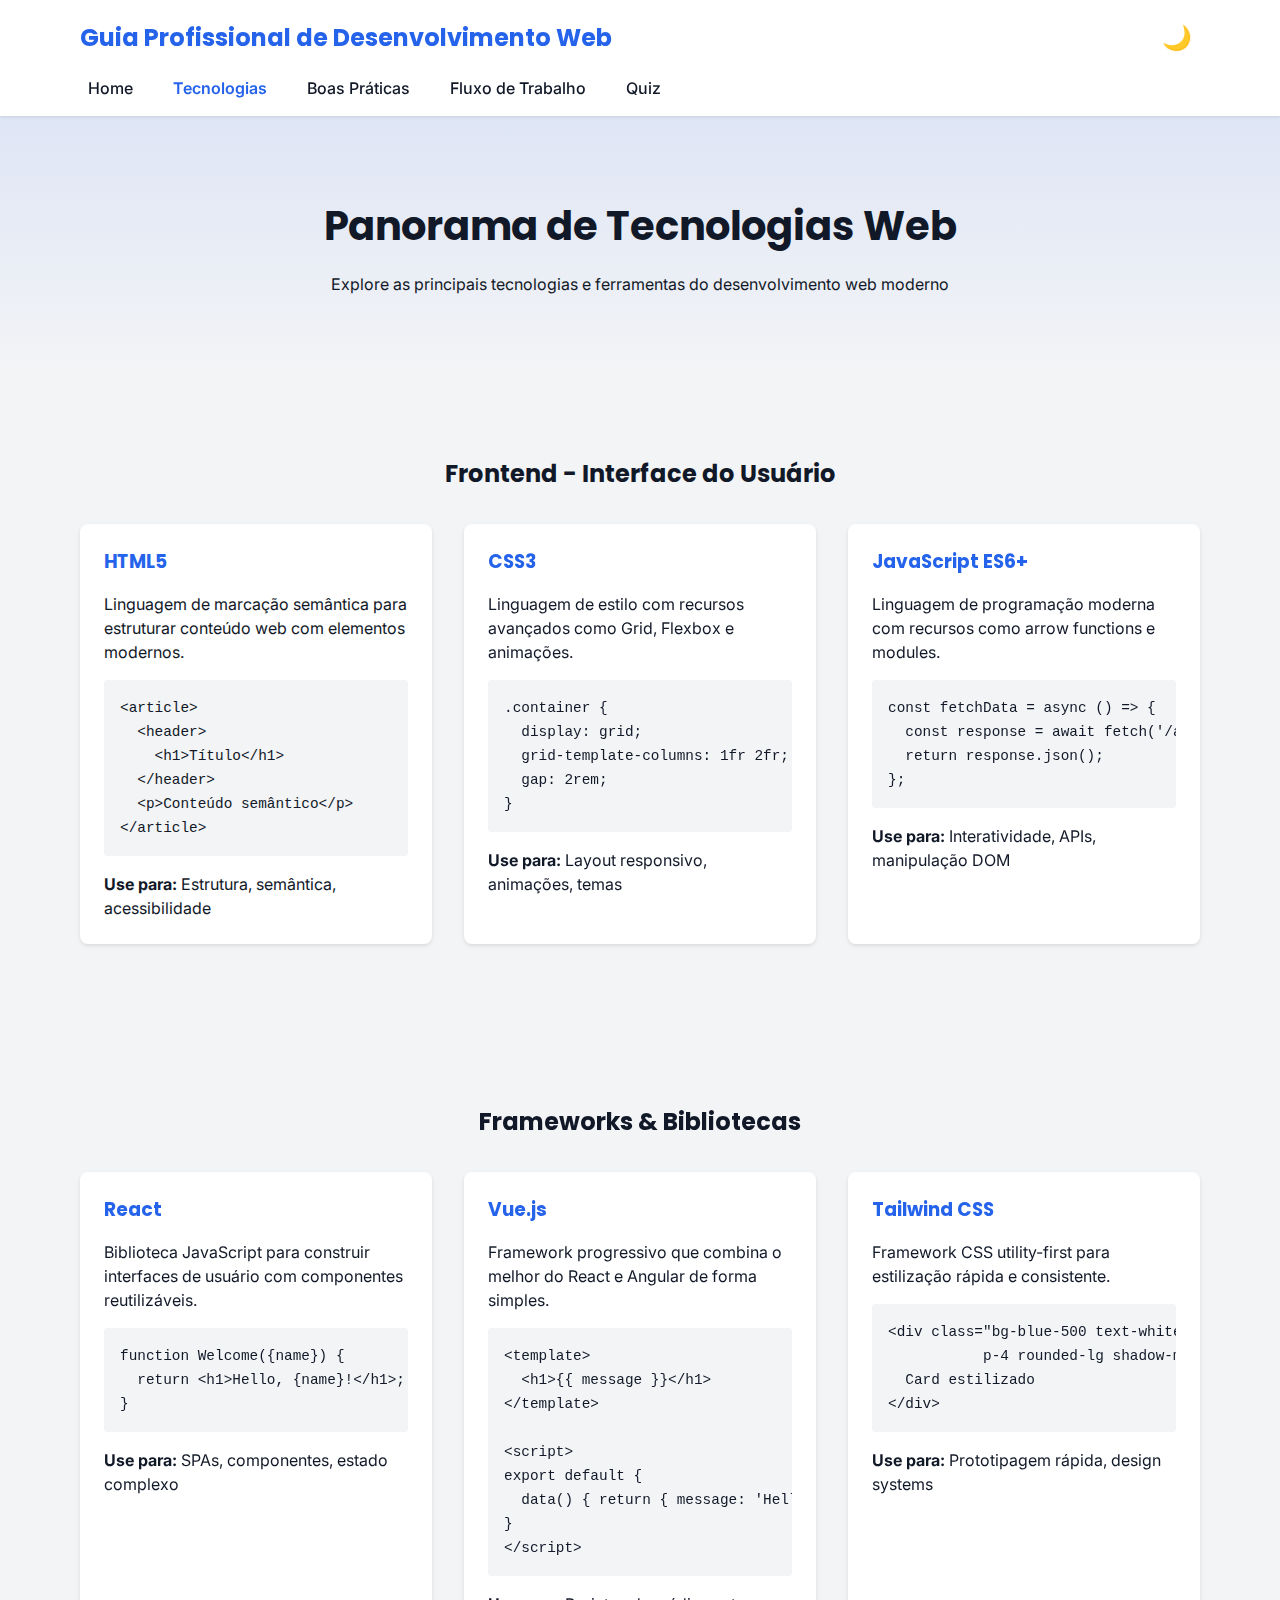
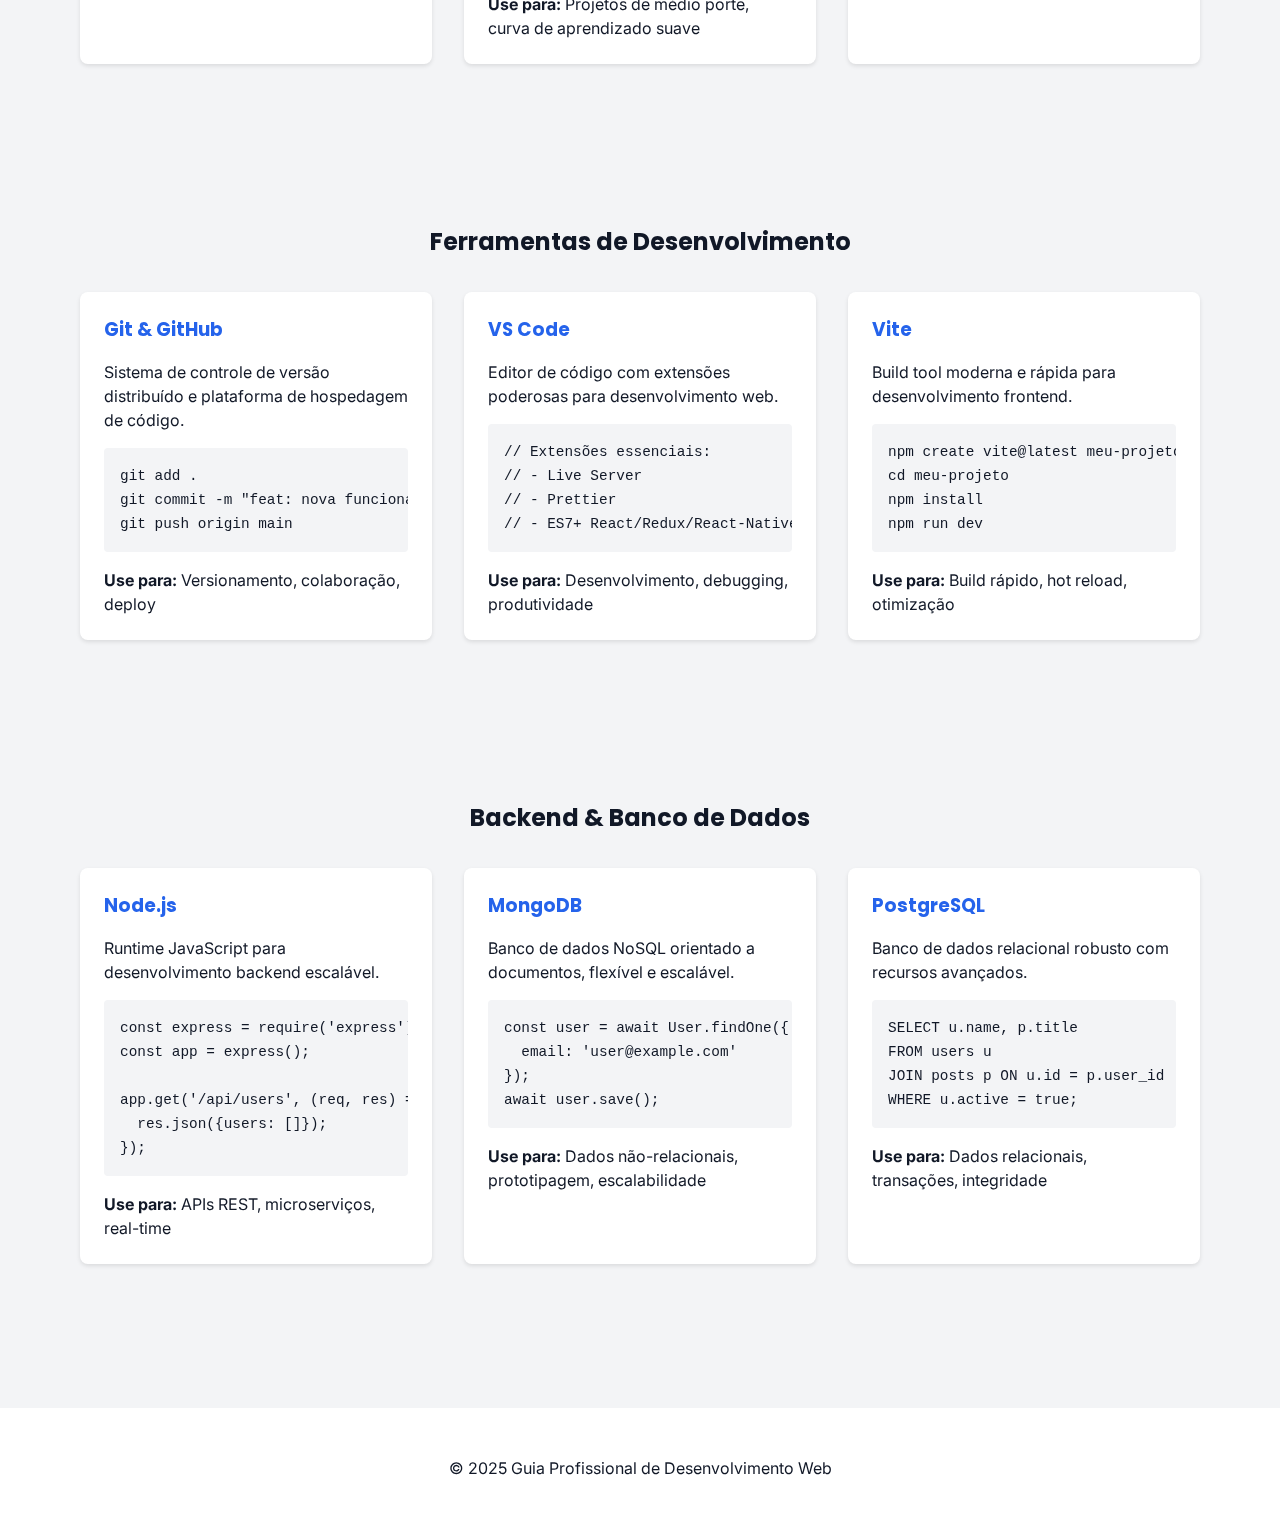
<file: tecnologias.html>
<!DOCTYPE html>
<html lang="pt-BR">
<head>
    <meta charset="UTF-8">
    <meta name="viewport" content="width=device-width, initial-scale=1.0">
    <title>Tecnologias – Guia Profissional de Desenvolvimento Web</title>
    <link rel="stylesheet" href="css/styles.css">
    <link rel="preconnect" href="https://fonts.googleapis.com">
    <link rel="preconnect" href="https://fonts.gstatic.com" crossorigin>
    <link href="https://fonts.googleapis.com/css2?family=Inter:wght@400;500;600&family=Poppins:wght@500;600;700&display=swap" rel="stylesheet">
</head>
<body>
    <header class="header">
        <div class="container">
            <h1>Guia Profissional de Desenvolvimento Web</h1>
            <button class="theme-toggle" aria-label="Alternar tema">🌙</button>
            <nav>
                <ul>
                    <li><a href="index.html">Home</a></li>
                    <li><a href="tecnologias.html" aria-current="page">Tecnologias</a></li>
                    <li><a href="boas-praticas.html">Boas Práticas</a></li>
                    <li><a href="fluxo.html">Fluxo de Trabalho</a></li>
                    <li><a href="quiz.html">Quiz</a></li>
                </ul>
            </nav>
        </div>
    </header>

    <main>
        <section class="hero">
            <div class="container">
                <h2>Panorama de Tecnologias Web</h2>
                <p>Explore as principais tecnologias e ferramentas do desenvolvimento web moderno</p>
            </div>
        </section>

        <section class="tech-cards">
            <div class="container">
                <h2>Frontend - Interface do Usuário</h2>
                <div class="cards">
                    <article class="card">
                        <h3>HTML5</h3>
                        <p>Linguagem de marcação semântica para estruturar conteúdo web com elementos modernos.</p>
                        <pre><code>&lt;article&gt;
  &lt;header&gt;
    &lt;h1&gt;Título&lt;/h1&gt;
  &lt;/header&gt;
  &lt;p&gt;Conteúdo semântico&lt;/p&gt;
&lt;/article&gt;</code></pre>
                        <p><strong>Use para:</strong> Estrutura, semântica, acessibilidade</p>
                    </article>

                    <article class="card">
                        <h3>CSS3</h3>
                        <p>Linguagem de estilo com recursos avançados como Grid, Flexbox e animações.</p>
                        <pre><code>.container {
  display: grid;
  grid-template-columns: 1fr 2fr;
  gap: 2rem;
}</code></pre>
                        <p><strong>Use para:</strong> Layout responsivo, animações, temas</p>
                    </article>

                    <article class="card">
                        <h3>JavaScript ES6+</h3>
                        <p>Linguagem de programação moderna com recursos como arrow functions e modules.</p>
                        <pre><code>const fetchData = async () => {
  const response = await fetch('/api/data');
  return response.json();
};</code></pre>
                        <p><strong>Use para:</strong> Interatividade, APIs, manipulação DOM</p>
                    </article>
                </div>
            </div>
        </section>

        <section class="tech-cards">
            <div class="container">
                <h2>Frameworks & Bibliotecas</h2>
                <div class="cards">
                    <article class="card">
                        <h3>React</h3>
                        <p>Biblioteca JavaScript para construir interfaces de usuário com componentes reutilizáveis.</p>
                        <pre><code>function Welcome({name}) {
  return &lt;h1&gt;Hello, {name}!&lt;/h1&gt;;
}</code></pre>
                        <p><strong>Use para:</strong> SPAs, componentes, estado complexo</p>
                    </article>

                    <article class="card">
                        <h3>Vue.js</h3>
                        <p>Framework progressivo que combina o melhor do React e Angular de forma simples.</p>
                        <pre><code>&lt;template&gt;
  &lt;h1&gt;{{ message }}&lt;/h1&gt;
&lt;/template&gt;

&lt;script&gt;
export default {
  data() { return { message: 'Hello!' } }
}
&lt;/script&gt;</code></pre>
                        <p><strong>Use para:</strong> Projetos de médio porte, curva de aprendizado suave</p>
                    </article>

                    <article class="card">
                        <h3>Tailwind CSS</h3>
                        <p>Framework CSS utility-first para estilização rápida e consistente.</p>
                        <pre><code>&lt;div class="bg-blue-500 text-white 
           p-4 rounded-lg shadow-md"&gt;
  Card estilizado
&lt;/div&gt;</code></pre>
                        <p><strong>Use para:</strong> Prototipagem rápida, design systems</p>
                    </article>
                </div>
            </div>
        </section>

        <section class="tech-cards">
            <div class="container">
                <h2>Ferramentas de Desenvolvimento</h2>
                <div class="cards">
                    <article class="card">
                        <h3>Git & GitHub</h3>
                        <p>Sistema de controle de versão distribuído e plataforma de hospedagem de código.</p>
                        <pre><code>git add .
git commit -m "feat: nova funcionalidade"
git push origin main</code></pre>
                        <p><strong>Use para:</strong> Versionamento, colaboração, deploy</p>
                    </article>

                    <article class="card">
                        <h3>VS Code</h3>
                        <p>Editor de código com extensões poderosas para desenvolvimento web.</p>
                        <pre><code>// Extensões essenciais:
// - Live Server
// - Prettier
// - ES7+ React/Redux/React-Native</code></pre>
                        <p><strong>Use para:</strong> Desenvolvimento, debugging, produtividade</p>
                    </article>

                    <article class="card">
                        <h3>Vite</h3>
                        <p>Build tool moderna e rápida para desenvolvimento frontend.</p>
                        <pre><code>npm create vite@latest meu-projeto
cd meu-projeto
npm install
npm run dev</code></pre>
                        <p><strong>Use para:</strong> Build rápido, hot reload, otimização</p>
                    </article>
                </div>
            </div>
        </section>

        <section class="tech-cards">
            <div class="container">
                <h2>Backend & Banco de Dados</h2>
                <div class="cards">
                    <article class="card">
                        <h3>Node.js</h3>
                        <p>Runtime JavaScript para desenvolvimento backend escalável.</p>
                        <pre><code>const express = require('express');
const app = express();

app.get('/api/users', (req, res) => {
  res.json({users: []});
});</code></pre>
                        <p><strong>Use para:</strong> APIs REST, microserviços, real-time</p>
                    </article>

                    <article class="card">
                        <h3>MongoDB</h3>
                        <p>Banco de dados NoSQL orientado a documentos, flexível e escalável.</p>
                        <pre><code>const user = await User.findOne({
  email: 'user@example.com'
});
await user.save();</code></pre>
                        <p><strong>Use para:</strong> Dados não-relacionais, prototipagem, escalabilidade</p>
                    </article>

                    <article class="card">
                        <h3>PostgreSQL</h3>
                        <p>Banco de dados relacional robusto com recursos avançados.</p>
                        <pre><code>SELECT u.name, p.title 
FROM users u 
JOIN posts p ON u.id = p.user_id 
WHERE u.active = true;</code></pre>
                        <p><strong>Use para:</strong> Dados relacionais, transações, integridade</p>
                    </article>
                </div>
            </div>
        </section>
    </main>

    <footer>
        <div class="container">
            <p>&copy; 2025 Guia Profissional de Desenvolvimento Web</p>
        </div>
    </footer>

    <script type="module" src="js/app.js"></script>
</body>
</html>
</file>
<file: css/styles.css>
/* Variáveis do tema claro */
:root {
    --color-primary: #2563EB;
    --color-secondary: #10B981;
    --color-text: #111827;
    --color-background: #F3F4F6;
    --color-border: #E5E7EB;
    --color-card: #FFFFFF;
    
    --font-heading: 'Poppins', sans-serif;
    --font-body: 'Inter', sans-serif;
}

/* Variáveis do tema escuro */
[data-theme="dark"] {
    --color-text: #F3F4F6;
    --color-background: #111827;
    --color-border: #374151;
    --color-card: #1F2937;
}

/* Reset e estilos base */
* {
    margin: 0;
    padding: 0;
    box-sizing: border-box;
}

html {
    font-size: 16px;
    scroll-behavior: smooth;
}

@media (prefers-reduced-motion: reduce) {
    html {
        scroll-behavior: auto;
    }
}

body {
    font-family: var(--font-body);
    color: var(--color-text);
    background-color: var(--color-background);
    line-height: 1.5;
    transition: background-color 0.3s, color 0.3s;
}

/* Container */
.container {
    width: 90%;
    max-width: 1200px;
    margin: 0 auto;
    padding: 1rem;
}

/* Header */
.header {
    background-color: var(--color-card);
    box-shadow: 0 1px 3px rgba(0, 0, 0, 0.1);
    position: sticky;
    top: 0;
    z-index: 100;
}

.header .container {
    display: flex;
    justify-content: space-between;
    align-items: center;
    flex-wrap: wrap;
    gap: 1rem;
}

.header h1 {
    font-family: var(--font-heading);
    font-size: 1.5rem;
    color: var(--color-primary);
}

/* Navegação */
nav ul {
    display: flex;
    gap: 1.5rem;
    list-style: none;
}

nav a {
    color: var(--color-text);
    text-decoration: none;
    font-weight: 500;
    padding: 0.5rem;
    border-radius: 0.25rem;
    transition: color 0.2s;
}

nav a:hover,
nav a:focus {
    color: var(--color-primary);
}

nav a[aria-current="page"] {
    color: var(--color-primary);
    font-weight: 600;
}

/* Hero Section */
.hero {
    padding: 4rem 0;
    text-align: center;
    background: linear-gradient(rgba(37, 99, 235, 0.1), transparent);
}

.hero h2 {
    font-family: var(--font-heading);
    font-size: 2.5rem;
    margin-bottom: 1rem;
}

/* Botões */
.btn-primary {
    display: inline-block;
    background-color: var(--color-primary);
    color: white;
    padding: 0.75rem 1.5rem;
    border-radius: 0.5rem;
    text-decoration: none;
    font-weight: 600;
    transition: background-color 0.2s;
}

.btn-primary:hover,
.btn-primary:focus {
    background-color: #1d4ed8;
}

/* Cards */
.tech-cards {
    padding: 4rem 0;
}

.tech-cards h2 {
    font-family: var(--font-heading);
    text-align: center;
    margin-bottom: 2rem;
}

.cards {
    display: grid;
    grid-template-columns: repeat(auto-fit, minmax(300px, 1fr));
    gap: 2rem;
}

.card {
    background-color: var(--color-card);
    padding: 1.5rem;
    border-radius: 0.5rem;
    box-shadow: 0 2px 4px rgba(0, 0, 0, 0.1);
}

.card h3 {
    font-family: var(--font-heading);
    color: var(--color-primary);
    margin-bottom: 1rem;
}

/* Code blocks */
pre {
    background-color: var(--color-background);
    padding: 1rem;
    border-radius: 0.25rem;
    overflow-x: auto;
    margin: 1rem 0;
}

code {
    font-family: 'Consolas', monospace;
    font-size: 0.9rem;
}

/* Footer */
footer {
    background-color: var(--color-card);
    padding: 2rem 0;
    text-align: center;
    margin-top: 4rem;
}

/* Theme toggle */
.theme-toggle {
    background: none;
    border: none;
    cursor: pointer;
    font-size: 1.5rem;
    padding: 0.5rem;
    border-radius: 0.25rem;
}

.theme-toggle:hover {
    background-color: var(--color-background);
}

/* Responsividade */
@media (max-width: 768px) {
    .header .container {
        flex-direction: column;
        text-align: center;
    }

    nav ul {
        flex-direction: column;
        align-items: center;
        gap: 0.5rem;
    }

    .hero h2 {
        font-size: 2rem;
    }
}

/* Foco visível */
:focus {
    outline: 3px solid var(--color-primary);
    outline-offset: 2px;
}

/* Redução de movimento */
@media (prefers-reduced-motion: reduce) {
    * {
        animation: none !important;
        transition: none !important;
    }
}

/* Quiz Styles */
.quiz {
    max-width: 800px;
    margin: 2rem auto;
}

.quiz-question {
    background-color: var(--color-card);
    padding: 2rem;
    margin-bottom: 2rem;
    border-radius: 0.5rem;
    box-shadow: 0 2px 4px rgba(0, 0, 0, 0.1);
}

.quiz-question h3 {
    font-family: var(--font-heading);
    color: var(--color-primary);
    margin-bottom: 1.5rem;
    font-size: 1.25rem;
}

.quiz-question label {
    display: block;
    padding: 0.75rem;
    margin-bottom: 0.5rem;
    border: 2px solid var(--color-border);
    border-radius: 0.5rem;
    cursor: pointer;
    transition: all 0.2s ease;
    background-color: var(--color-background);
}

.quiz-question label:hover {
    border-color: var(--color-primary);
    background-color: var(--color-card);
}

.quiz-question input[type="radio"] {
    margin-right: 0.75rem;
    accent-color: var(--color-primary);
}

.quiz-question label:has(input:checked) {
    border-color: var(--color-primary);
    background-color: rgba(37, 99, 235, 0.1);
    font-weight: 600;
}

#quiz-form button[type="submit"] {
    display: block;
    margin: 3rem auto 2rem;
    padding: 1rem 2rem;
    font-size: 1.1rem;
}

.quiz-result {
    background-color: var(--color-card);
    padding: 2rem;
    border-radius: 0.5rem;
    box-shadow: 0 4px 6px rgba(0, 0, 0, 0.1);
    margin-top: 2rem;
}

.quiz-result h3 {
    font-family: var(--font-heading);
    color: var(--color-primary);
    margin-bottom: 1rem;
    text-align: center;
}

.score-display {
    text-align: center;
    font-size: 1.5rem;
    font-weight: 600;
    margin-bottom: 2rem;
    color: var(--color-primary);
}

.best-score {
    text-align: center;
    font-size: 1.1rem;
    color: var(--color-secondary);
    margin-bottom: 2rem;
}

.explanations {
    margin-top: 2rem;
}

.explanations h4 {
    font-family: var(--font-heading);
    margin-bottom: 1rem;
    color: var(--color-text);
}

.explanations ul {
    list-style: none;
    padding: 0;
}

.explanations li {
    background-color: var(--color-background);
    padding: 1rem;
    margin-bottom: 0.5rem;
    border-radius: 0.25rem;
    border-left: 4px solid var(--color-secondary);
}

.quiz-actions {
    display: flex;
    gap: 1rem;
    justify-content: center;
    margin-top: 2rem;
}

.btn-secondary {
    background-color: var(--color-secondary);
    color: white;
    padding: 0.75rem 1.5rem;
    border: none;
    border-radius: 0.5rem;
    text-decoration: none;
    font-weight: 600;
    cursor: pointer;
    transition: background-color 0.2s;
}

.btn-secondary:hover {
    background-color: #059669;
}

@media (max-width: 768px) {
    .quiz {
        margin: 1rem;
    }
    
    .quiz-question {
        padding: 1rem;
    }
    
    .quiz-actions {
        flex-direction: column;
    }
}
</file>
